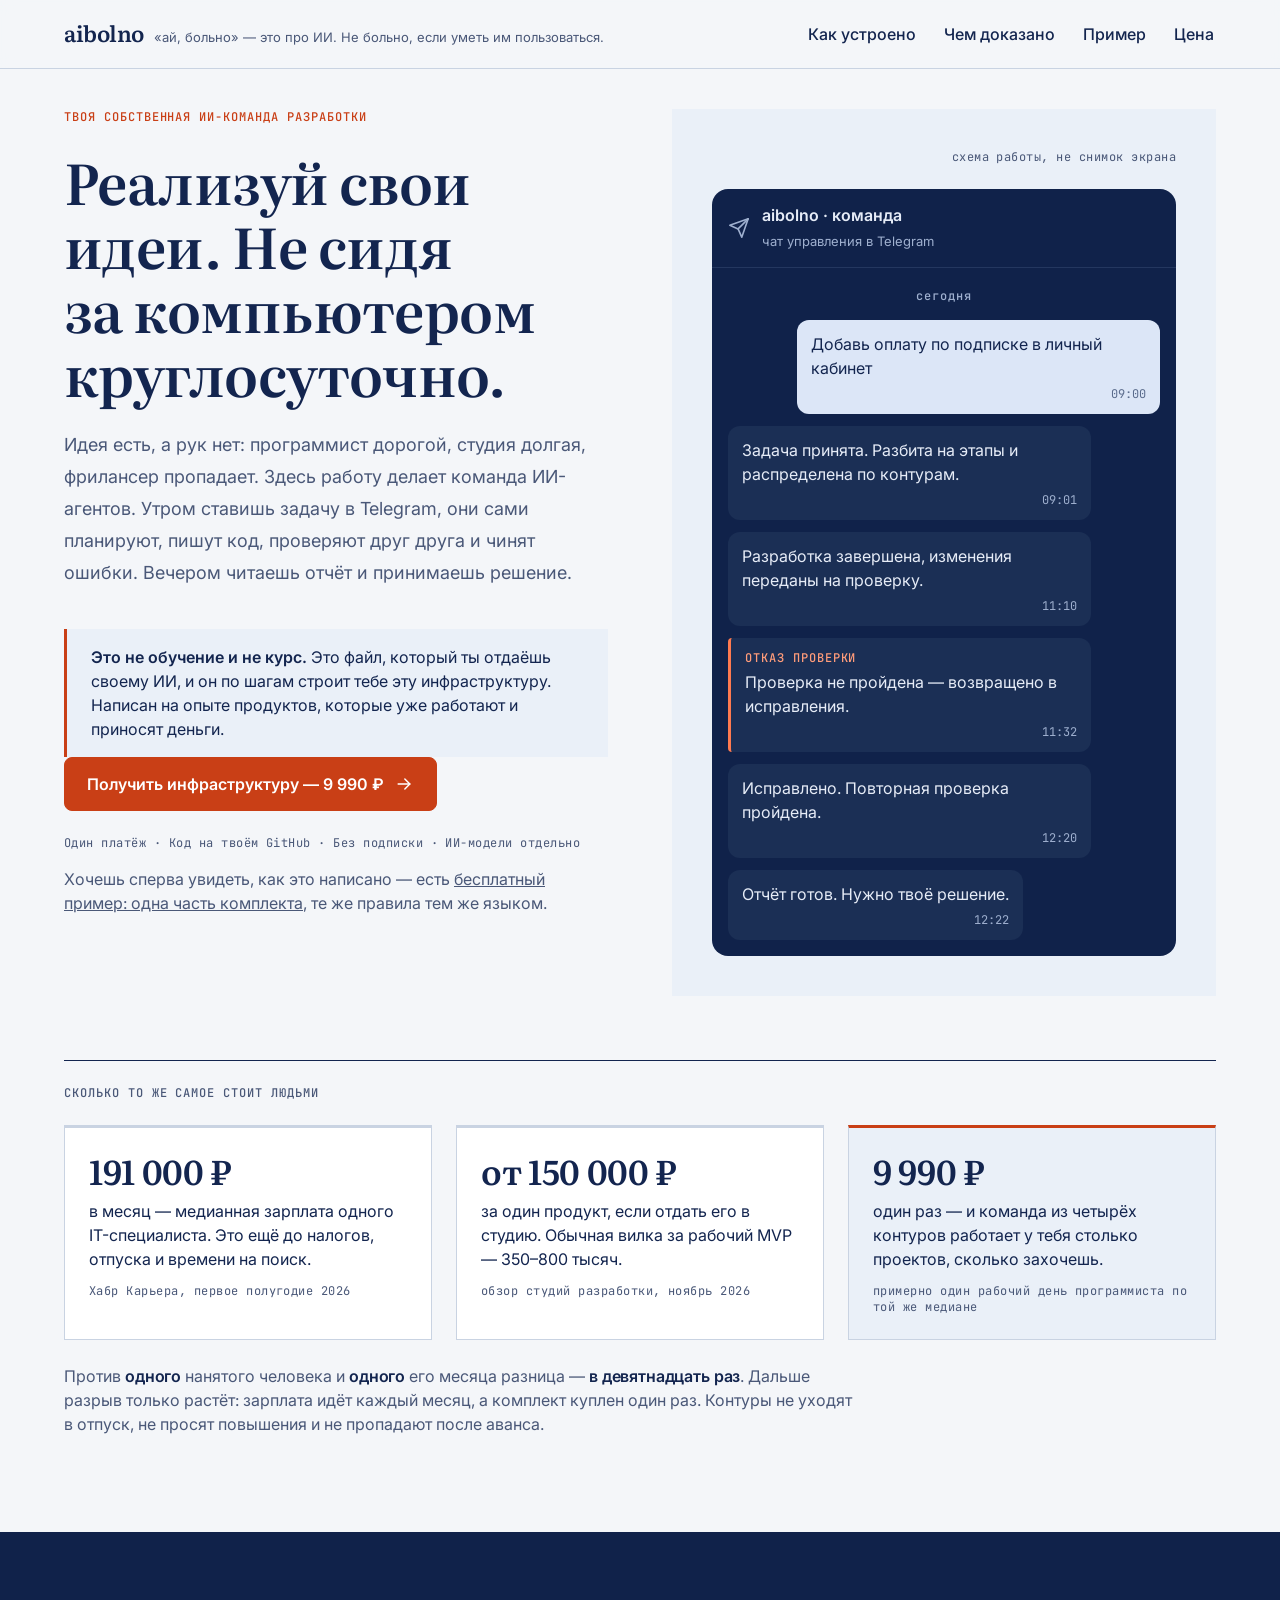
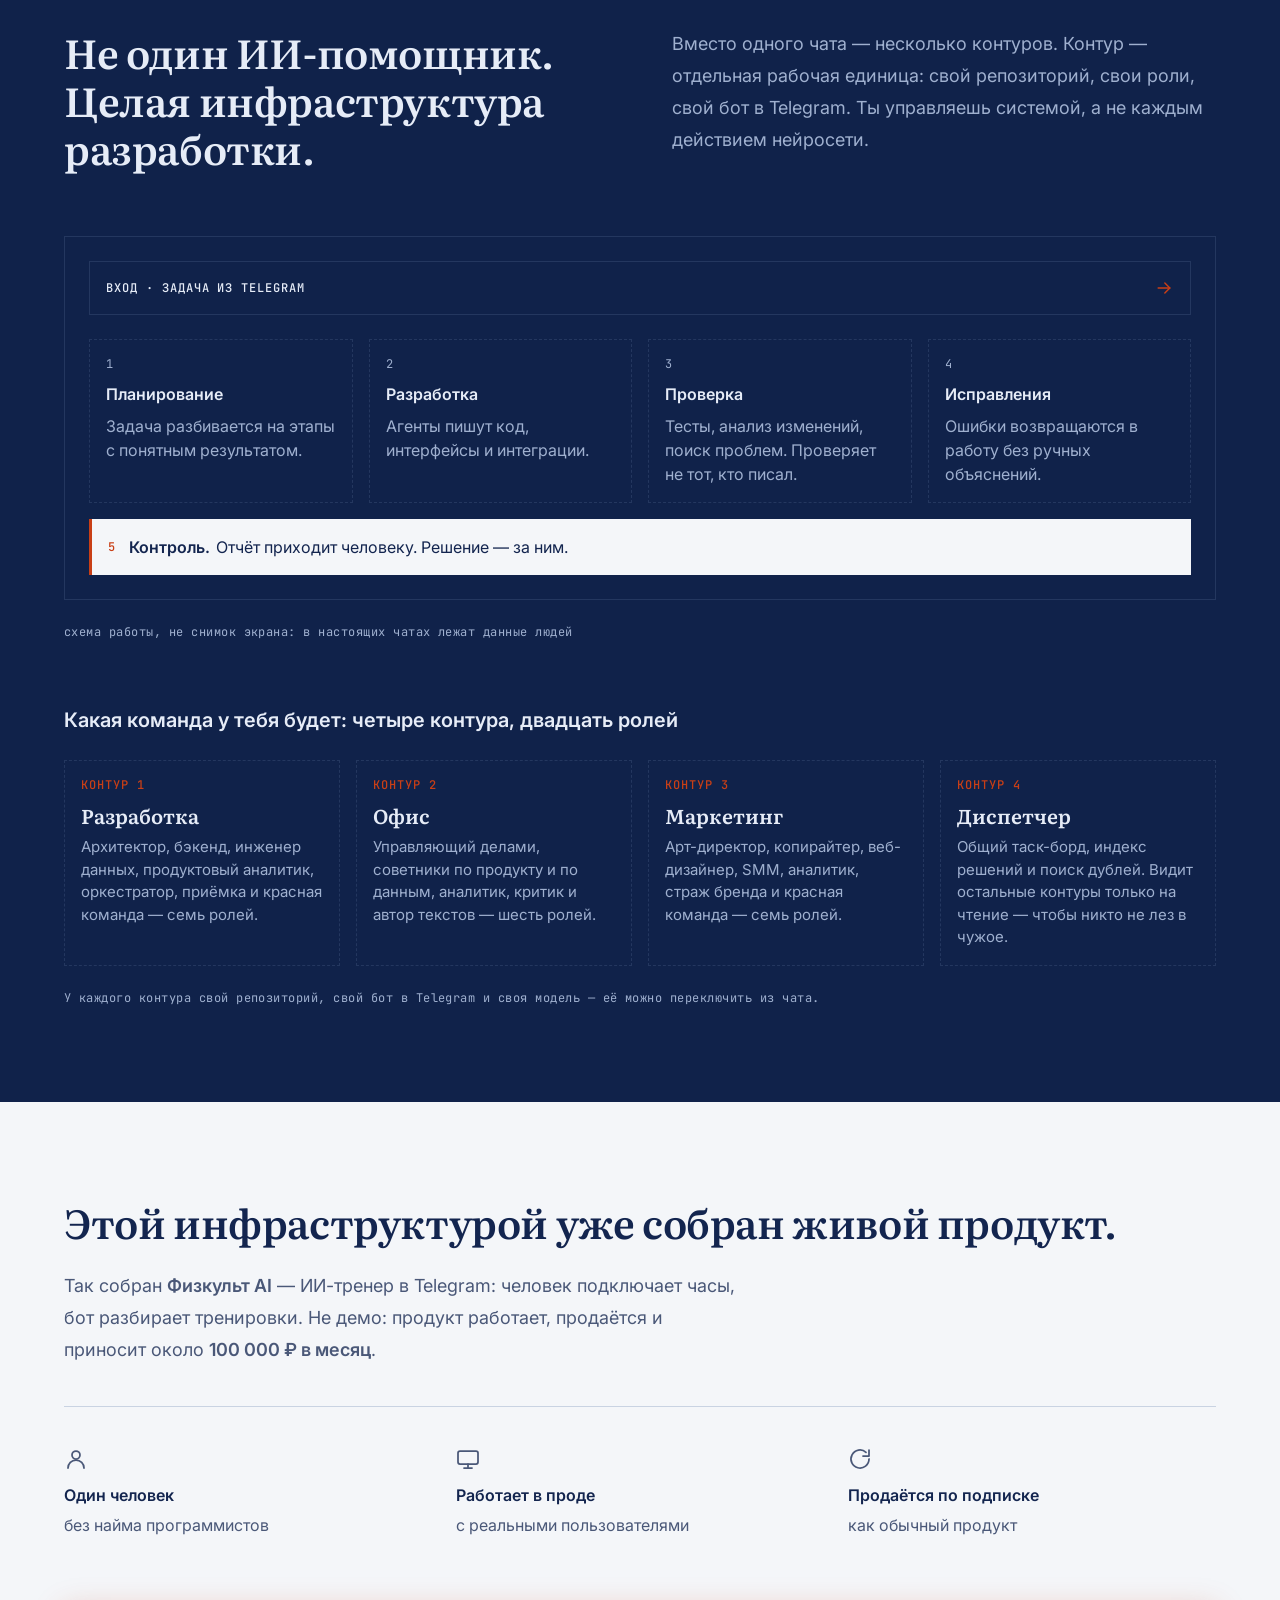
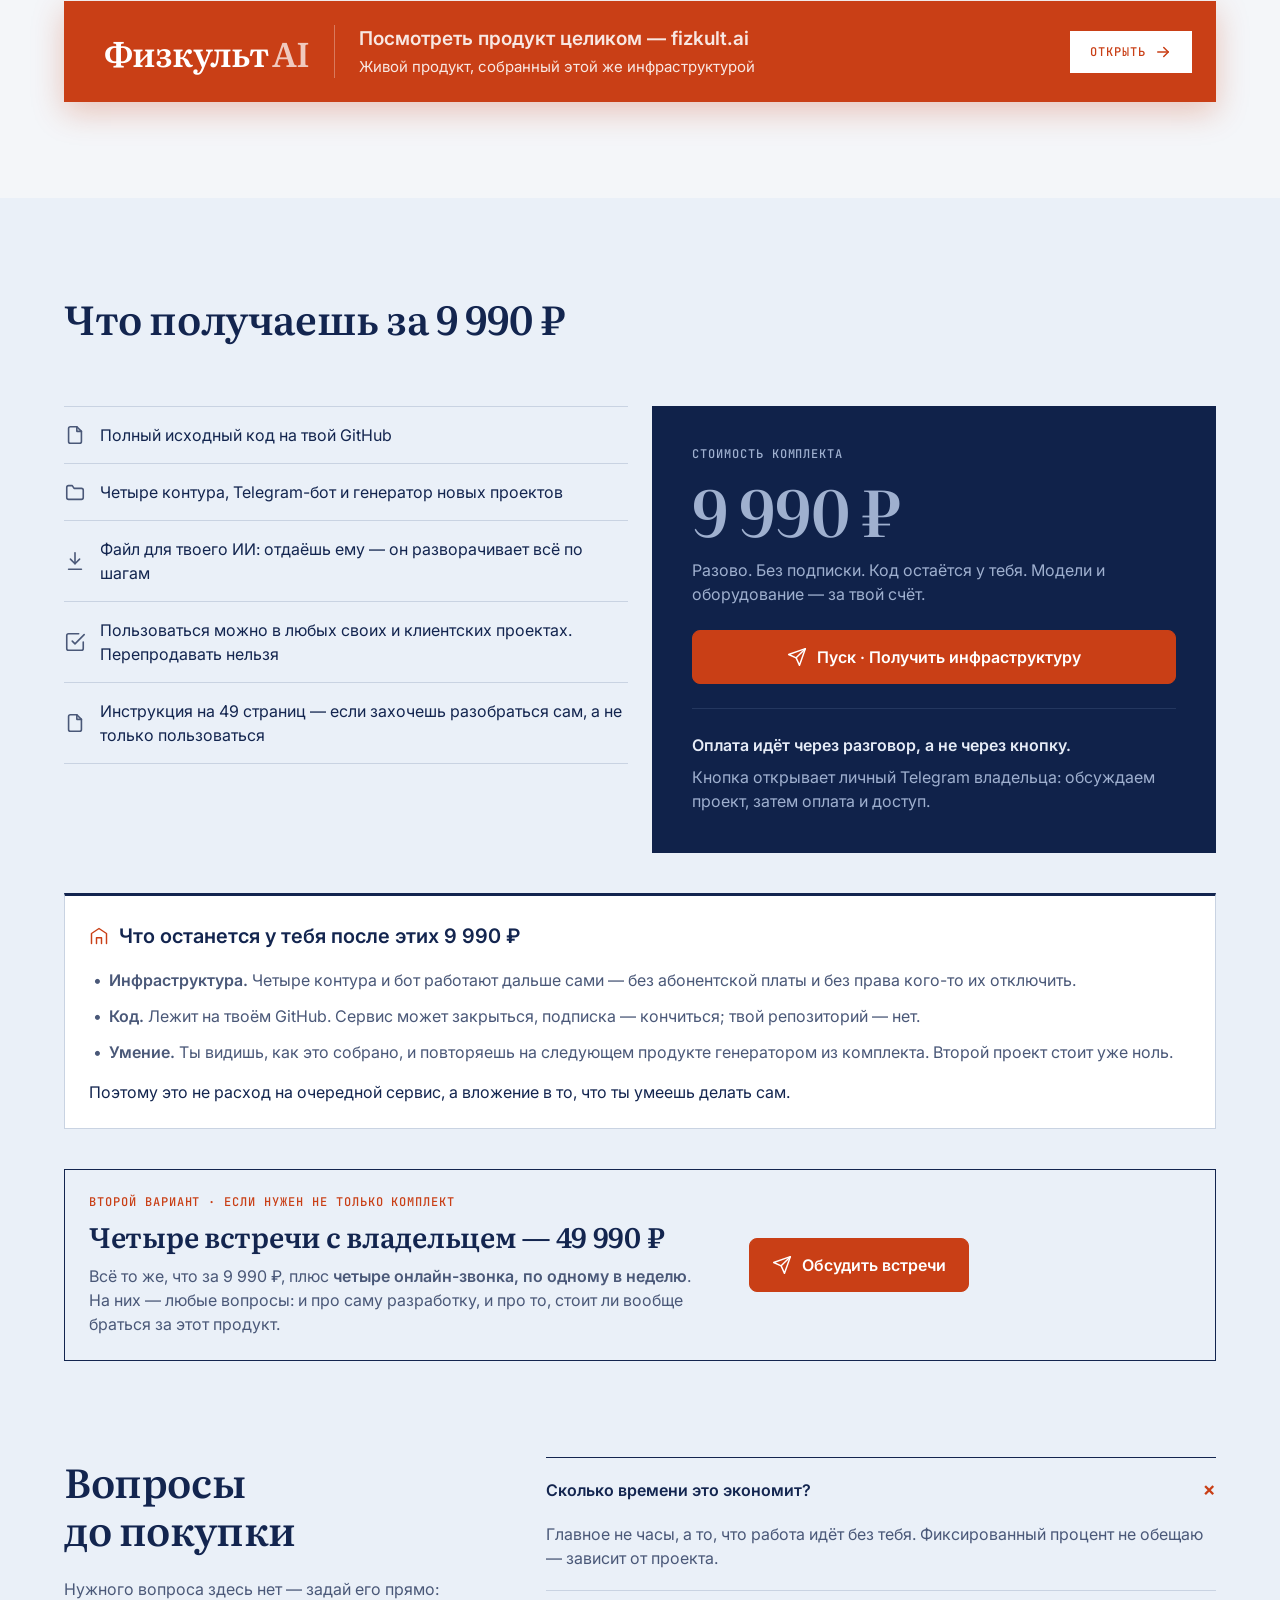
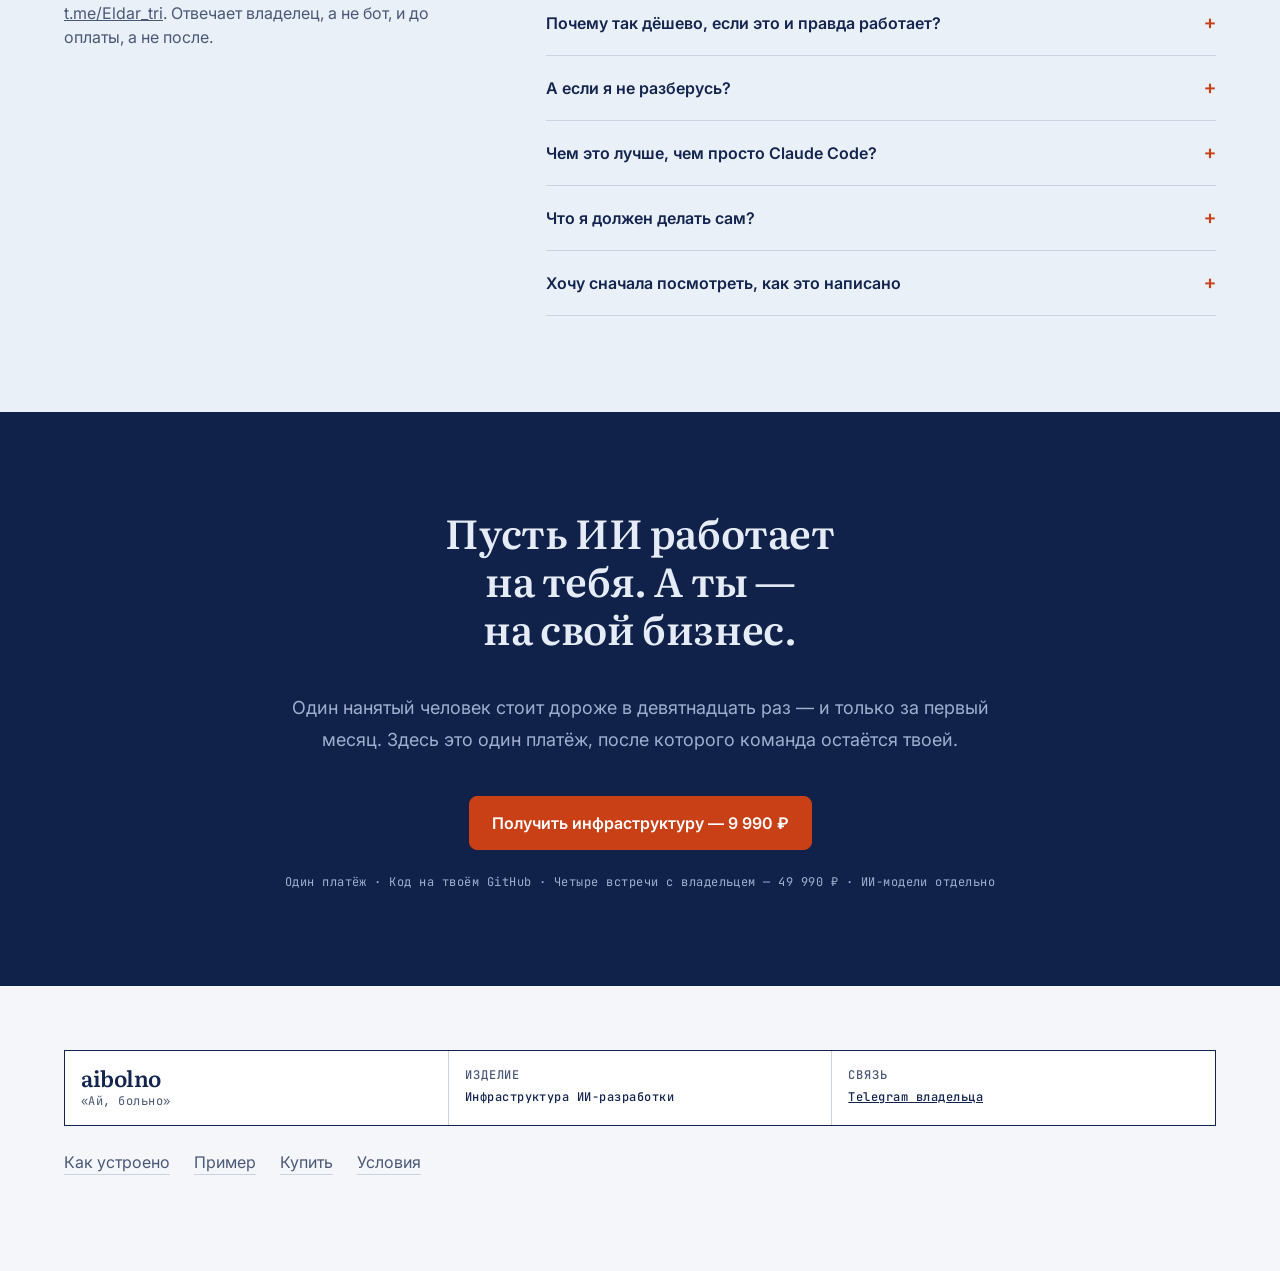
<file: index.html>
<!DOCTYPE html>
<html lang="ru">
<head>
<meta charset="utf-8">
<meta name="viewport" content="width=device-width, initial-scale=1">
<title>aibolno — инфраструктура ИИ-разработки и команда ИИ-агентов</title>
<meta name="description" content="Реализуй свои идеи, не сидя за компьютером круглосуточно. Ставишь задачу в Telegram — ИИ-агенты планируют, пишут код, проверяют друг друга и присылают отчёт. Исходный код, один платёж — 9 990 ₽.">
<meta name="theme-color" content="#F4F6F9" media="(prefers-color-scheme: light)">
<meta name="theme-color" content="#0B1530" media="(prefers-color-scheme: dark)">
<meta property="og:title" content="Реализуй свои идеи. Не сидя за компьютером круглосуточно.">
<meta property="og:description" content="Задача уходит в Telegram, агенты работают сами, тебе приходит отчёт. Собственная инфраструктура ИИ-разработки, один платёж — 9 990 ₽.">
<meta property="og:type" content="website">
<meta property="og:url" content="https://aibolno.ru/">
<meta property="og:locale" content="ru_RU">
<link rel="icon" href="favicon.svg" type="image/svg+xml">
<link rel="preconnect" href="https://fonts.googleapis.com">
<link rel="preconnect" href="https://fonts.gstatic.com" crossorigin>
<link href="https://fonts.googleapis.com/css2?family=Inter:wght@400;500;600&family=Literata:opsz,wght@7..72,400;7..72,600&family=JetBrains+Mono:wght@400;500&display=swap" rel="stylesheet">
<link rel="stylesheet" href="design/tokens.css">
<link rel="stylesheet" href="styles.css">
<!-- Yandex.Metrika counter -->
<script type="text/javascript">
    (function(m,e,t,r,i,k,a){
        m[i]=m[i]||function(){(m[i].a=m[i].a||[]).push(arguments)};
        m[i].l=1*new Date();
        for (var j = 0; j < document.scripts.length; j++) {if (document.scripts[j].src === r) { return; }}
        k=e.createElement(t),a=e.getElementsByTagName(t)[0],k.async=1,k.src=r,a.parentNode.insertBefore(k,a)
    })(window, document,'script','https://mc.yandex.ru/metrika/tag.js?id=114508606', 'ym');

    ym(114508606, 'init', {ssr:true, webvisor:true, clickmap:true, ecommerce:"dataLayer", referrer: document.referrer, url: location.href, accurateTrackBounce:true, trackLinks:true});
</script>
<noscript><div><img src="https://mc.yandex.ru/watch/114508606" style="position:absolute; left:-9999px;" alt="" /></div></noscript>
<!-- /Yandex.Metrika counter -->
</head>
<body>

<header class="top">
  <div class="wrap">
    <a class="wordmark" href="/">aibolno <small>«ай, больно» — это про ИИ. Не больно, если уметь им пользоваться.</small></a>
    <nav>
      <a href="#ustroystvo">Как устроено</a>
      <a href="#dokazano">Чем доказано</a>
      <a href="metod.html">Пример</a>
      <a href="#komplekt">Цена</a>
    </nav>
  </div>
</header>

<main>

<!-- ЛИСТ 1 -->
<section class="sheet hero">
  <div class="wrap">

    <div class="hero__grid">
      <div>
        <p class="eyebrow">Твоя собственная ИИ-команда разработки</p>
        <h1>Реализуй свои идеи. Не&nbsp;сидя за&nbsp;компьютером круглосуточно.</h1>
        <p class="lead">Идея есть, а рук нет: программист дорогой, студия долгая, фрилансер пропадает. Здесь работу делает команда ИИ-агентов. Утром ставишь задачу в Telegram, они сами планируют, пишут код, проверяют друг друга и чинят ошибки. Вечером читаешь отчёт и принимаешь решение.</p>
        <p class="claim"><b>Это не обучение и не курс.</b> Это файл, который ты отдаёшь своему ИИ, и он по шагам строит тебе эту инфраструктуру. Написан на опыте продуктов, которые уже работают и приносят деньги.</p>
        <div class="btns">
          <a class="btn btn--accent" href="oplata.html">Получить инфраструктуру — 9&nbsp;990&nbsp;₽
            <svg viewBox="0 0 24 24" fill="none" stroke="currentColor" stroke-width="1.75" stroke-linecap="round" stroke-linejoin="round" aria-hidden="true"><path d="M5 12h14"/><path d="m13 6 6 6-6 6"/></svg></a>
        </div>
        <p class="hero__fine">Один платёж · Код на твоём GitHub · Без подписки · ИИ-модели отдельно</p>
        <p class="note" style="margin-top:var(--space-2)">Хочешь сперва увидеть, как это написано — есть <a href="metod.html">бесплатный пример: одна часть комплекта</a>, те же правила тем же языком.</p>
      </div>

      <div class="hero__panel">
        <p class="hero__panel-note">схема работы, не снимок экрана</p>
        <div class="win">
          <div class="win__bar">
            <svg viewBox="0 0 24 24" fill="none" stroke="currentColor" stroke-width="1.75" stroke-linecap="round" stroke-linejoin="round" aria-hidden="true"><path d="m22 2-7 20-4-9-9-4Z"/><path d="M22 2 11 13"/></svg>
            <span class="win__who"><b>aibolno · команда</b><span>чат управления в Telegram</span></span>
          </div>
          <div class="win__body">
            <p class="win__day">сегодня</p>
            <div class="msg msg--out">Добавь оплату по подписке в личный кабинет<time>09:00</time></div>
            <div class="msg">Задача принята. Разбита на этапы и распределена по контурам.<time>09:01</time></div>
            <div class="msg">Разработка завершена, изменения переданы на проверку.<time>11:10</time></div>
            <div class="msg msg--fail"><b>Отказ проверки</b>Проверка не пройдена — возвращено в исправления.<time>11:32</time></div>
            <div class="msg">Исправлено. Повторная проверка пройдена.<time>12:20</time></div>
            <div class="msg">Отчёт готов. Нужно твоё решение.<time>12:22</time></div>
          </div>
        </div>
      </div>
    </div>

    <div class="vs">
      <p class="vs__head">Сколько то же самое стоит людьми</p>
      <div class="vs__grid">
        <div>
          <b>191 000 ₽</b>
          <span>в месяц — медианная зарплата одного IT-специалиста. Это ещё до налогов, отпуска и времени на поиск.</span>
          <i>Хабр Карьера, первое полугодие 2026</i>
        </div>
        <div>
          <b>от 150 000 ₽</b>
          <span>за один продукт, если отдать его в студию. Обычная вилка за рабочий MVP — 350–800 тысяч.</span>
          <i>обзор студий разработки, ноябрь 2026</i>
        </div>
        <div class="vs__ours">
          <b>9 990 ₽</b>
          <span>один раз — и команда из четырёх контуров работает у тебя столько проектов, сколько захочешь.</span>
          <i>примерно один рабочий день программиста по той же медиане</i>
        </div>
      </div>
      <p class="vs__note">Против <b>одного</b> нанятого человека и <b>одного</b> его месяца разница — <b>в девятнадцать раз</b>. Дальше разрыв только растёт: зарплата идёт каждый месяц, а комплект куплен один раз. Контуры не уходят в отпуск, не просят повышения и не пропадают после аванса.</p>
    </div>
  </div>
</section>

<!-- ЛИСТ 2 -->
<section class="sheet sheet--plate" id="ustroystvo">
  <div class="wrap">
    <div class="split">
      <h2>Не один ИИ-помощник. Целая инфраструктура разработки.</h2>
      <p class="lead">Вместо одного чата — несколько контуров. Контур — отдельная рабочая единица: свой репозиторий, свои роли, свой бот в Telegram. Ты управляешь системой, а не каждым действием нейросети.</p>
    </div>

    <div class="flow" style="margin-top:var(--space-5)">
      <p class="flow__in"><span>Вход · задача из Telegram</span>
        <svg viewBox="0 0 24 24" fill="none" stroke="currentColor" stroke-width="1.75" stroke-linecap="round" stroke-linejoin="round" aria-hidden="true"><path d="M5 12h14"/><path d="m13 6 6 6-6 6"/></svg></p>
      <ul class="flow__steps">
        <li><i>1</i><b>Планирование</b><p>Задача разбивается на этапы с понятным результатом.</p></li>
        <li><i>2</i><b>Разработка</b><p>Агенты пишут код, интерфейсы и интеграции.</p></li>
        <li><i>3</i><b>Проверка</b><p>Тесты, анализ изменений, поиск проблем. Проверяет не тот, кто писал.</p></li>
        <li><i>4</i><b>Исправления</b><p>Ошибки возвращаются в работу без ручных объяснений.</p></li>
      </ul>
      <p class="flow__out"><i>5</i><span><b>Контроль.</b>Отчёт приходит человеку. Решение — за ним.</span></p>
    </div>
    <p class="caption">схема работы, не снимок экрана: в настоящих чатах лежат данные людей</p>

    <h3 class="subhead">Какая команда у тебя будет: четыре контура, двадцать ролей</h3>
    <div class="crew">
      <div>
        <p class="crew__n">Контур 1</p>
        <b>Разработка</b>
        <p>Архитектор, бэкенд, инженер данных, продуктовый аналитик, оркестратор, приёмка и красная команда — семь ролей.</p>
      </div>
      <div>
        <p class="crew__n">Контур 2</p>
        <b>Офис</b>
        <p>Управляющий делами, советники по продукту и по данным, аналитик, критик и автор текстов — шесть ролей.</p>
      </div>
      <div>
        <p class="crew__n">Контур 3</p>
        <b>Маркетинг</b>
        <p>Арт-директор, копирайтер, веб-дизайнер, SMM, аналитик, страж бренда и красная команда — семь ролей.</p>
      </div>
      <div>
        <p class="crew__n">Контур 4</p>
        <b>Диспетчер</b>
        <p>Общий таск-борд, индекс решений и поиск дублей. Видит остальные контуры только на чтение — чтобы никто не лез в чужое.</p>
      </div>
    </div>
    <p class="caption">У каждого контура свой репозиторий, свой бот в Telegram и своя модель — её можно переключить из чата.</p>
  </div>
</section>

<!-- ЛИСТ 3 -->
<section class="sheet" id="dokazano">
  <div class="wrap">
    <h2>Этой инфраструктурой уже собран живой продукт.</h2>
    <p class="lead" style="margin-top:var(--space-3)">Так собран <b>Физкульт&nbsp;AI</b> — ИИ-тренер в Telegram: человек подключает часы, бот разбирает тренировки. Не демо: продукт работает, продаётся и приносит около <b>100&nbsp;000&nbsp;₽ в месяц</b>.</p>
    <div class="marks">
      <div>
        <svg viewBox="0 0 24 24" fill="none" stroke="currentColor" stroke-width="1.75" stroke-linecap="round" stroke-linejoin="round" aria-hidden="true"><circle cx="12" cy="8" r="4"/><path d="M4 21a8 8 0 0 1 16 0"/></svg>
        <b>Один человек</b><span>без найма программистов</span>
      </div>
      <div>
        <svg viewBox="0 0 24 24" fill="none" stroke="currentColor" stroke-width="1.75" stroke-linecap="round" stroke-linejoin="round" aria-hidden="true"><rect x="2" y="4" width="20" height="13" rx="2"/><path d="M8 21h8"/><path d="M12 17v4"/></svg>
        <b>Работает в проде</b><span>с реальными пользователями</span>
      </div>
      <div>
        <svg viewBox="0 0 24 24" fill="none" stroke="currentColor" stroke-width="1.75" stroke-linecap="round" stroke-linejoin="round" aria-hidden="true"><path d="M21 12a9 9 0 1 1-3-6.7"/><path d="M21 3v6h-6"/></svg>
        <b>Продаётся по подписке</b><span>как обычный продукт</span>
      </div>
    </div>

    <a class="plug" href="https://fizkult.ai" target="_blank" rel="noopener">
      <span class="plug__mark">Физкульт<i>AI</i></span>
      <span class="plug__txt"><b>Посмотреть продукт целиком — fizkult.ai</b>Живой продукт, собранный этой же инфраструктурой</span>
      <span class="plug__go">Открыть
        <svg viewBox="0 0 24 24" fill="none" stroke="currentColor" stroke-width="2" stroke-linecap="round" stroke-linejoin="round" aria-hidden="true"><path d="M5 12h14"/><path d="m13 6 6 6-6 6"/></svg>
      </span>
    </a>
  </div>
</section>

<!-- ЛИСТ 4 -->
<section class="sheet sheet--soft" id="komplekt">
  <div class="wrap">
    <h2 style="margin-bottom:var(--space-5)">Что получаешь за 9&nbsp;990&nbsp;₽</h2>

    <div class="spec">
      <ul class="free__list">
        <li><svg viewBox="0 0 24 24" fill="none" stroke="currentColor" stroke-width="1.75" stroke-linecap="round" stroke-linejoin="round" aria-hidden="true"><path d="M14 3H7a2 2 0 0 0-2 2v14a2 2 0 0 0 2 2h10a2 2 0 0 0 2-2V8Z"/><path d="M14 3v5h5"/></svg>Полный исходный код на твой GitHub</li>
        <li><svg viewBox="0 0 24 24" fill="none" stroke="currentColor" stroke-width="1.75" stroke-linecap="round" stroke-linejoin="round" aria-hidden="true"><path d="M3 7a2 2 0 0 1 2-2h4l2 3h8a2 2 0 0 1 2 2v8a2 2 0 0 1-2 2H5a2 2 0 0 1-2-2Z"/></svg>Четыре контура, Telegram-бот и генератор новых проектов</li>
        <li><svg viewBox="0 0 24 24" fill="none" stroke="currentColor" stroke-width="1.75" stroke-linecap="round" stroke-linejoin="round" aria-hidden="true"><path d="M12 3v12"/><path d="m7 10 5 5 5-5"/><path d="M5 21h14"/></svg>Файл для твоего ИИ: отдаёшь ему — он разворачивает всё по шагам</li>
        <li><svg viewBox="0 0 24 24" fill="none" stroke="currentColor" stroke-width="1.75" stroke-linecap="round" stroke-linejoin="round" aria-hidden="true"><path d="m9 11 3 3L22 4"/><path d="M21 12v7a2 2 0 0 1-2 2H5a2 2 0 0 1-2-2V5a2 2 0 0 1 2-2h11"/></svg>Пользоваться можно в любых своих и клиентских проектах. Перепродавать нельзя</li>
        <li><svg viewBox="0 0 24 24" fill="none" stroke="currentColor" stroke-width="1.75" stroke-linecap="round" stroke-linejoin="round" aria-hidden="true"><path d="M14 3H7a2 2 0 0 0-2 2v14a2 2 0 0 0 2 2h10a2 2 0 0 0 2-2V8Z"/><path d="M14 3v5h5"/></svg>Инструкция на 49 страниц — если захочешь разобраться сам, а не только пользоваться</li>
      </ul>

      <div class="price">
        <p class="price__label">Стоимость комплекта</p>
        <p class="price__sum">9 990 ₽</p>
        <p>Разово. Без подписки. Код остаётся у тебя. Модели и оборудование — за твой счёт.</p>
        <a class="btn btn--accent" href="oplata.html">
          <svg viewBox="0 0 24 24" fill="none" stroke="currentColor" stroke-width="1.75" stroke-linecap="round" stroke-linejoin="round" aria-hidden="true"><path d="m22 2-7 20-4-9-9-4Z"/><path d="M22 2 11 13"/></svg>
          Пуск · Получить инфраструктуру</a>
        <div class="price__how">
          <b>Оплата идёт через разговор, а не через кнопку.</b>
          <p>Кнопка открывает личный Telegram владельца: обсуждаем проект, затем оплата и доступ.</p>
        </div>
      </div>
    </div>

    <div class="box" style="margin-top:var(--space-4)">
      <h3><svg viewBox="0 0 24 24" fill="none" stroke="currentColor" stroke-width="1.75" stroke-linecap="round" stroke-linejoin="round" aria-hidden="true"><path d="M3 21V9l9-6 9 6v12"/><path d="M9 21v-7h6v7"/></svg>Что останется у тебя после этих 9&nbsp;990&nbsp;₽</h3>
      <ul>
        <li><b>Инфраструктура.</b> Четыре контура и бот работают дальше сами — без абонентской платы и без права кого-то их отключить.</li>
        <li><b>Код.</b> Лежит на твоём GitHub. Сервис может закрыться, подписка — кончиться; твой репозиторий — нет.</li>
        <li><b>Умение.</b> Ты видишь, как это собрано, и повторяешь на следующем продукте генератором из комплекта. Второй проект стоит уже ноль.</li>
      </ul>
      <p style="margin-top:var(--space-2)">Поэтому это не расход на очередной сервис, а вложение в то, что ты умеешь делать сам.</p>
    </div>

    <div class="tier">
      <div>
        <p class="tier__n">Второй вариант · если нужен не только комплект</p>
        <h3>Четыре встречи с владельцем — 49&nbsp;990&nbsp;₽</h3>
        <p>Всё то же, что за 9&nbsp;990&nbsp;₽, плюс <b>четыре онлайн-звонка, по одному в неделю</b>. На них — любые вопросы: и про саму разработку, и про то, стоит ли вообще браться за этот продукт.</p>
      </div>
      <a class="btn btn--accent" href="https://t.me/Eldar_tri">
        <svg viewBox="0 0 24 24" fill="none" stroke="currentColor" stroke-width="1.75" stroke-linecap="round" stroke-linejoin="round" aria-hidden="true"><path d="m22 2-7 20-4-9-9-4Z"/><path d="M22 2 11 13"/></svg>
        Обсудить встречи</a>
    </div>

    <div class="faq">
      <div>
        <h2>Вопросы до покупки</h2>
        <p class="note" style="margin-top:var(--space-3)">Нужного вопроса здесь нет — задай его прямо: <a href="https://t.me/Eldar_tri">t.me/Eldar_tri</a>. Отвечает владелец, а не бот, и до оплаты, а не после.</p>
      </div>
      <div class="faq__list">
        <details open>
          <summary>Сколько времени это экономит?</summary>
          <p>Главное не часы, а то, что работа идёт без тебя. Фиксированный процент не обещаю — зависит от проекта.</p>
        </details>
        <details>
          <summary>Почему так дёшево, если это и правда работает?</summary>
          <p>Потому что комплект копируется без моего участия: один раз написан — отдаётся сколько угодно раз. Дорого стоит живое время, и оно продаётся отдельно — это второй вариант, четыре встречи за 49 990 ₽. Сама инфраструктура в обоих случаях одна и та же.</p>
        </details>
        <details>
          <summary>А если я не разберусь?</summary>
          <p>Разворачивает не человек, а твой же ИИ: отдаёшь ему файл из комплекта, и он идёт по шагам. Инструкция на 49 страниц — на случай, когда хочется понять, а не просто запустить. Встанешь — пиши в личку. Нужен живой разбор — это те самые четыре встречи.</p>
        </details>
        <details>
          <summary>Чем это лучше, чем просто Claude Code?</summary>
          <p>Claude Code — один исполнитель, которым управляешь вручную. Здесь их несколько, и они проверяют друг друга.</p>
        </details>
        <details>
          <summary>Что я должен делать сам?</summary>
          <p>Развернуть систему по инструкции — это не один клик. Оплачивать модели. Принимать решения: полной автономности здесь нет.</p>
        </details>
        <details>
          <summary>Хочу сначала посмотреть, как это написано</summary>
          <p>Есть <a href="metod.html">бесплатный пример</a> — одна часть комплекта, правила работы. Инфраструктуры в нём нет, но видно язык и подход. Вопросы — <a href="https://t.me/Eldar_tri">t.me/Eldar_tri</a>.</p>
        </details>
      </div>
    </div>
  </div>
</section>

<section class="final">
  <div class="wrap">
    <h2>Пусть ИИ работает на тебя. А ты — на свой бизнес.</h2>
    <p class="lead" style="margin:0 auto var(--space-4); max-width:64ch">Один нанятый человек стоит дороже в девятнадцать раз — и только за первый месяц. Здесь это один платёж, после которого команда остаётся твоей.</p>
    <div class="btns">
      <a class="btn btn--accent" href="oplata.html">Получить инфраструктуру — 9&nbsp;990&nbsp;₽</a>
    </div>
    <p class="final__fine">Один платёж · Код на твоём GitHub · Четыре встречи с владельцем — 49&nbsp;990&nbsp;₽ · ИИ-модели отдельно</p>
  </div>
</section>

</main>

<footer>
  <div class="wrap">
    <div class="stampline">
      <div>
        <span class="wordmark">aibolno</span>
        <small>«Ай, больно»</small>
      </div>
      <div><dt>Изделие</dt><dd>Инфраструктура ИИ-разработки</dd></div>
      <div><dt>Связь</dt><dd><a href="https://t.me/Eldar_tri">Telegram владельца</a></dd></div>
    </div>
    <nav class="footlinks">
      <a href="#ustroystvo">Как устроено</a>
      <a href="metod.html">Пример</a>
      <a href="oplata.html">Купить</a>
      <a href="oplata.html#usloviya">Условия</a>
    </nav>
  </div>
</footer>

</body>
</html>
</file>
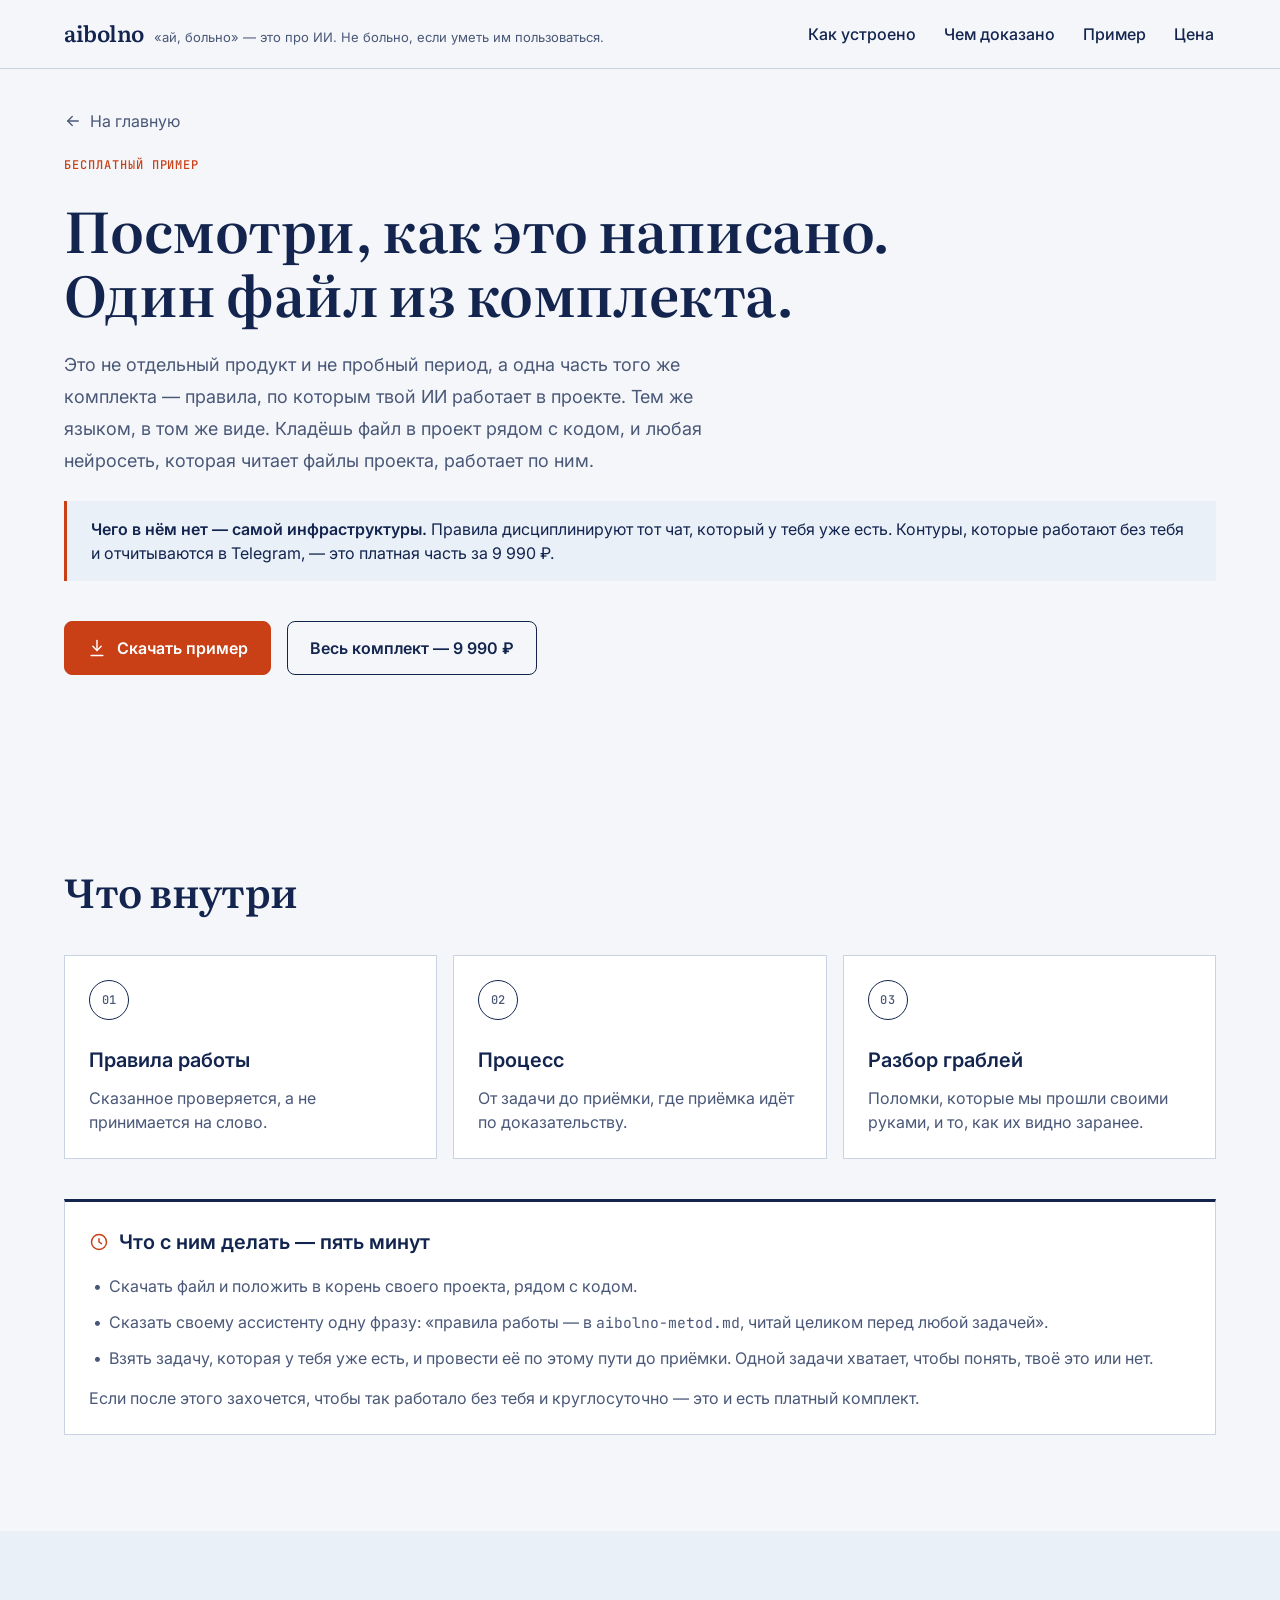
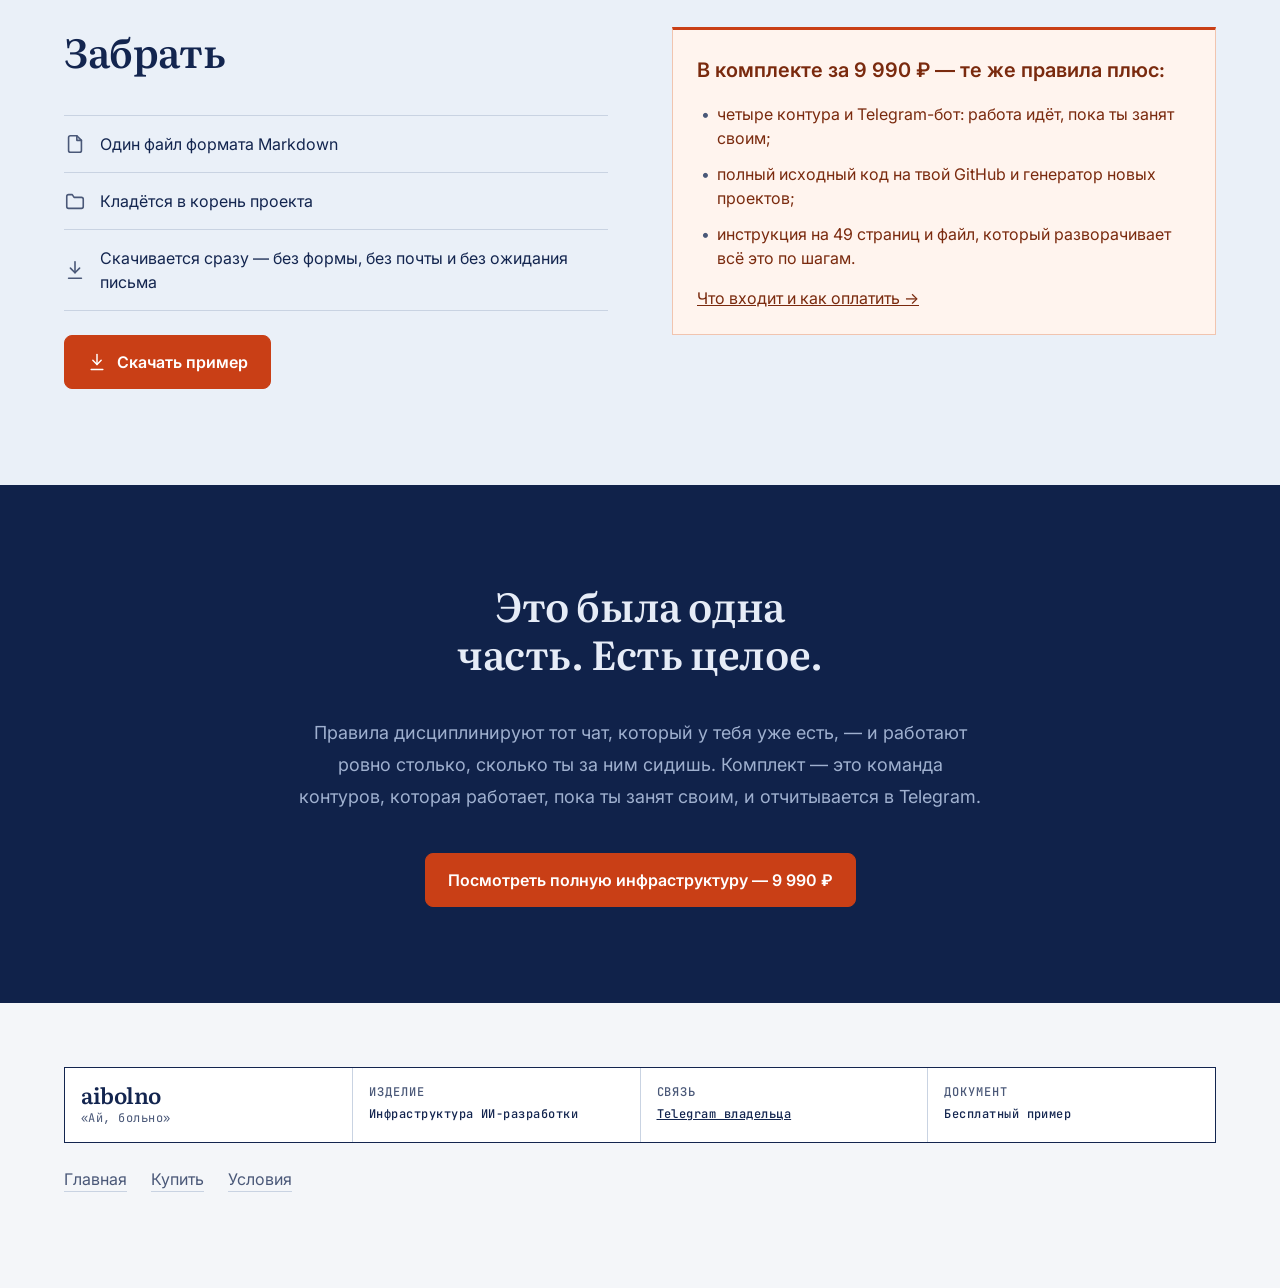
<file: metod.html>
<!DOCTYPE html>
<html lang="ru">
<head>
<meta charset="utf-8">
<meta name="viewport" content="width=device-width, initial-scale=1">
<title>Бесплатный пример — одна часть комплекта aibolno.ru</title>
<meta name="description" content="Бесплатный пример: одна часть платного комплекта — правила, по которым твой ИИ работает в проекте. Кладёшь файл в проект, работает сразу. Сама инфраструктура — в комплекте за 9 990 ₽.">
<meta name="theme-color" content="#F4F6F9" media="(prefers-color-scheme: light)">
<meta name="theme-color" content="#0B1530" media="(prefers-color-scheme: dark)">
<link rel="icon" href="favicon.svg" type="image/svg+xml">
<link rel="preconnect" href="https://fonts.googleapis.com">
<link rel="preconnect" href="https://fonts.gstatic.com" crossorigin>
<link href="https://fonts.googleapis.com/css2?family=Inter:wght@400;500;600&family=Literata:opsz,wght@7..72,400;7..72,600&family=JetBrains+Mono:wght@400;500&display=swap" rel="stylesheet">
<link rel="stylesheet" href="design/tokens.css">
<link rel="stylesheet" href="styles.css">
<!-- Yandex.Metrika counter -->
<script type="text/javascript">
    (function(m,e,t,r,i,k,a){
        m[i]=m[i]||function(){(m[i].a=m[i].a||[]).push(arguments)};
        m[i].l=1*new Date();
        for (var j = 0; j < document.scripts.length; j++) {if (document.scripts[j].src === r) { return; }}
        k=e.createElement(t),a=e.getElementsByTagName(t)[0],k.async=1,k.src=r,a.parentNode.insertBefore(k,a)
    })(window, document,'script','https://mc.yandex.ru/metrika/tag.js?id=114508606', 'ym');

    ym(114508606, 'init', {ssr:true, webvisor:true, clickmap:true, ecommerce:"dataLayer", referrer: document.referrer, url: location.href, accurateTrackBounce:true, trackLinks:true});
</script>
<noscript><div><img src="https://mc.yandex.ru/watch/114508606" style="position:absolute; left:-9999px;" alt="" /></div></noscript>
<!-- /Yandex.Metrika counter -->
</head>
<body>

<header class="top">
  <div class="wrap">
    <a class="wordmark" href="/">aibolno <small>«ай, больно» — это про ИИ. Не больно, если уметь им пользоваться.</small></a>
    <nav>
      <a href="index.html#ustroystvo">Как устроено</a>
      <a href="index.html#dokazano">Чем доказано</a>
      <a href="metod.html" aria-current="page">Пример</a>
      <a href="oplata.html">Цена</a>
    </nav>
  </div>
</header>

<main>

<section class="sheet">
  <div class="wrap">
    <a class="page__back" href="/">
      <svg viewBox="0 0 24 24" fill="none" stroke="currentColor" stroke-width="1.75" stroke-linecap="round" stroke-linejoin="round" aria-hidden="true"><path d="M5 12h14"/><path d="m13 6 6 6-6 6"/></svg>
      На главную</a>
    <p class="eyebrow">Бесплатный пример</p>
    <h1>Посмотри, как это написано. Один файл из&nbsp;комплекта.</h1>
    <p class="lead" style="margin-top:var(--space-3)">Это не отдельный продукт и не пробный период, а одна часть того же комплекта — правила, по которым твой ИИ работает в проекте. Тем же языком, в том же виде. Кладёшь файл в проект рядом с кодом, и любая нейросеть, которая читает файлы проекта, работает по ним.</p>
    <p class="claim"><b>Чего в нём нет — самой инфраструктуры.</b> Правила дисциплинируют тот чат, который у тебя уже есть. Контуры, которые работают без тебя и отчитываются в Telegram, — это платная часть за 9&nbsp;990&nbsp;₽.</p>
    <div class="btns" style="margin-top:var(--space-4)">
      <a class="btn btn--accent" href="#zabrat">
        <svg viewBox="0 0 24 24" fill="none" stroke="currentColor" stroke-width="1.75" stroke-linecap="round" stroke-linejoin="round" aria-hidden="true"><path d="M12 3v12"/><path d="m7 10 5 5 5-5"/><path d="M5 21h14"/></svg>
        Скачать пример</a>
      <a class="btn btn--ghost" href="oplata.html">Весь комплект — 9&nbsp;990&nbsp;₽</a>
    </div>
  </div>
</section>

<section class="sheet">
  <div class="wrap">
    <h2 style="margin-bottom:var(--space-4)">Что внутри</h2>
    <div class="steps steps--3">
      <article class="step"><p class="step__n">01</p><h3>Правила работы</h3><p>Сказанное проверяется, а не принимается на слово.</p></article>
      <article class="step"><p class="step__n">02</p><h3>Процесс</h3><p>От задачи до приёмки, где приёмка идёт по доказательству.</p></article>
      <article class="step"><p class="step__n">03</p><h3>Разбор граблей</h3><p>Поломки, которые мы прошли своими руками, и то, как их видно заранее.</p></article>
    </div>
    <div class="box" style="margin-top:var(--space-4)">
      <h3><svg viewBox="0 0 24 24" fill="none" stroke="currentColor" stroke-width="1.75" stroke-linecap="round" stroke-linejoin="round" aria-hidden="true"><path d="M12 8v4l3 2"/><circle cx="12" cy="12" r="9"/></svg>Что с ним делать — пять минут</h3>
      <ul>
        <li>Скачать файл и положить в корень своего проекта, рядом с кодом.</li>
        <li>Сказать своему ассистенту одну фразу: «правила работы — в <code>aibolno-metod.md</code>, читай целиком перед любой задачей».</li>
        <li>Взять задачу, которая у тебя уже есть, и провести её по этому пути до приёмки. Одной задачи хватает, чтобы понять, твоё это или нет.</li>
      </ul>
      <p class="note" style="margin-top:var(--space-2)">Если после этого захочется, чтобы так работало без тебя и круглосуточно — это и есть платный комплект.</p>
    </div>
  </div>
</section>

<section class="sheet sheet--soft" id="zabrat">
  <div class="wrap">
    <div class="free">
      <div>
        <h2>Забрать</h2>
        <ul class="free__list" style="margin-top:var(--space-4)">
          <li><svg viewBox="0 0 24 24" fill="none" stroke="currentColor" stroke-width="1.75" stroke-linecap="round" stroke-linejoin="round" aria-hidden="true"><path d="M14 3H7a2 2 0 0 0-2 2v14a2 2 0 0 0 2 2h10a2 2 0 0 0 2-2V8Z"/><path d="M14 3v5h5"/></svg>Один файл формата Markdown</li>
          <li><svg viewBox="0 0 24 24" fill="none" stroke="currentColor" stroke-width="1.75" stroke-linecap="round" stroke-linejoin="round" aria-hidden="true"><path d="M3 7a2 2 0 0 1 2-2h4l2 3h8a2 2 0 0 1 2 2v8a2 2 0 0 1-2 2H5a2 2 0 0 1-2-2Z"/></svg>Кладётся в корень проекта</li>
          <li><svg viewBox="0 0 24 24" fill="none" stroke="currentColor" stroke-width="1.75" stroke-linecap="round" stroke-linejoin="round" aria-hidden="true"><path d="M12 3v12"/><path d="m7 10 5 5 5-5"/><path d="M5 21h14"/></svg>Скачивается сразу — без формы, без почты и без ожидания письма</li>
        </ul>
        <a class="btn btn--accent" href="files/aibolno-metod.md" download>
          <svg viewBox="0 0 24 24" fill="none" stroke="currentColor" stroke-width="1.75" stroke-linecap="round" stroke-linejoin="round" aria-hidden="true"><path d="M12 3v12"/><path d="m7 10 5 5 5-5"/><path d="M5 21h14"/></svg>
          Скачать пример</a>
      </div>
      <div class="box box--warn">
        <h3>В комплекте за 9&nbsp;990&nbsp;₽ — те же правила плюс:</h3>
        <ul>
          <li>четыре контура и Telegram-бот: работа идёт, пока ты занят своим;</li>
          <li>полный исходный код на твой GitHub и генератор новых проектов;</li>
          <li>инструкция на 49 страниц и файл, который разворачивает всё это по шагам.</li>
        </ul>
        <p style="margin-top:var(--space-2)"><a href="oplata.html">Что входит и как оплатить →</a></p>
      </div>
    </div>
  </div>
</section>

<section class="final">
  <div class="wrap">
    <h2>Это была одна часть. Есть целое.</h2>
    <p class="lead" style="margin:0 auto var(--space-4); max-width:62ch">Правила дисциплинируют тот чат, который у тебя уже есть, — и работают ровно столько, сколько ты за ним сидишь. Комплект — это команда контуров, которая работает, пока ты занят своим, и отчитывается в Telegram.</p>
    <div class="btns">
      <a class="btn btn--accent" href="oplata.html">Посмотреть полную инфраструктуру — 9&nbsp;990&nbsp;₽</a>
    </div>
  </div>
</section>

</main>

<footer>
  <div class="wrap">
    <div class="stampline">
      <div>
        <span class="wordmark">aibolno</span>
        <small>«Ай, больно»</small>
      </div>
      <div><dt>Изделие</dt><dd>Инфраструктура ИИ-разработки</dd></div>
      <div><dt>Связь</dt><dd><a href="https://t.me/Eldar_tri">Telegram владельца</a></dd></div>
      <div><dt>Документ</dt><dd>Бесплатный пример</dd></div>
    </div>
    <nav class="footlinks">
      <a href="/">Главная</a>
      <a href="oplata.html">Купить</a>
      <a href="oplata.html#usloviya">Условия</a>
    </nav>
  </div>
</footer>

<script>
(function(){
  var links = document.querySelectorAll('a[href="files/aibolno-metod.md"]');
  for (var i = 0; i < links.length; i++) {
    links[i].addEventListener('click', function(){
      if (typeof ym === 'function') { ym(114508606, 'reachGoal', 'metod_download'); }
    });
  }
})();
</script>

</body>
</html>
</file>
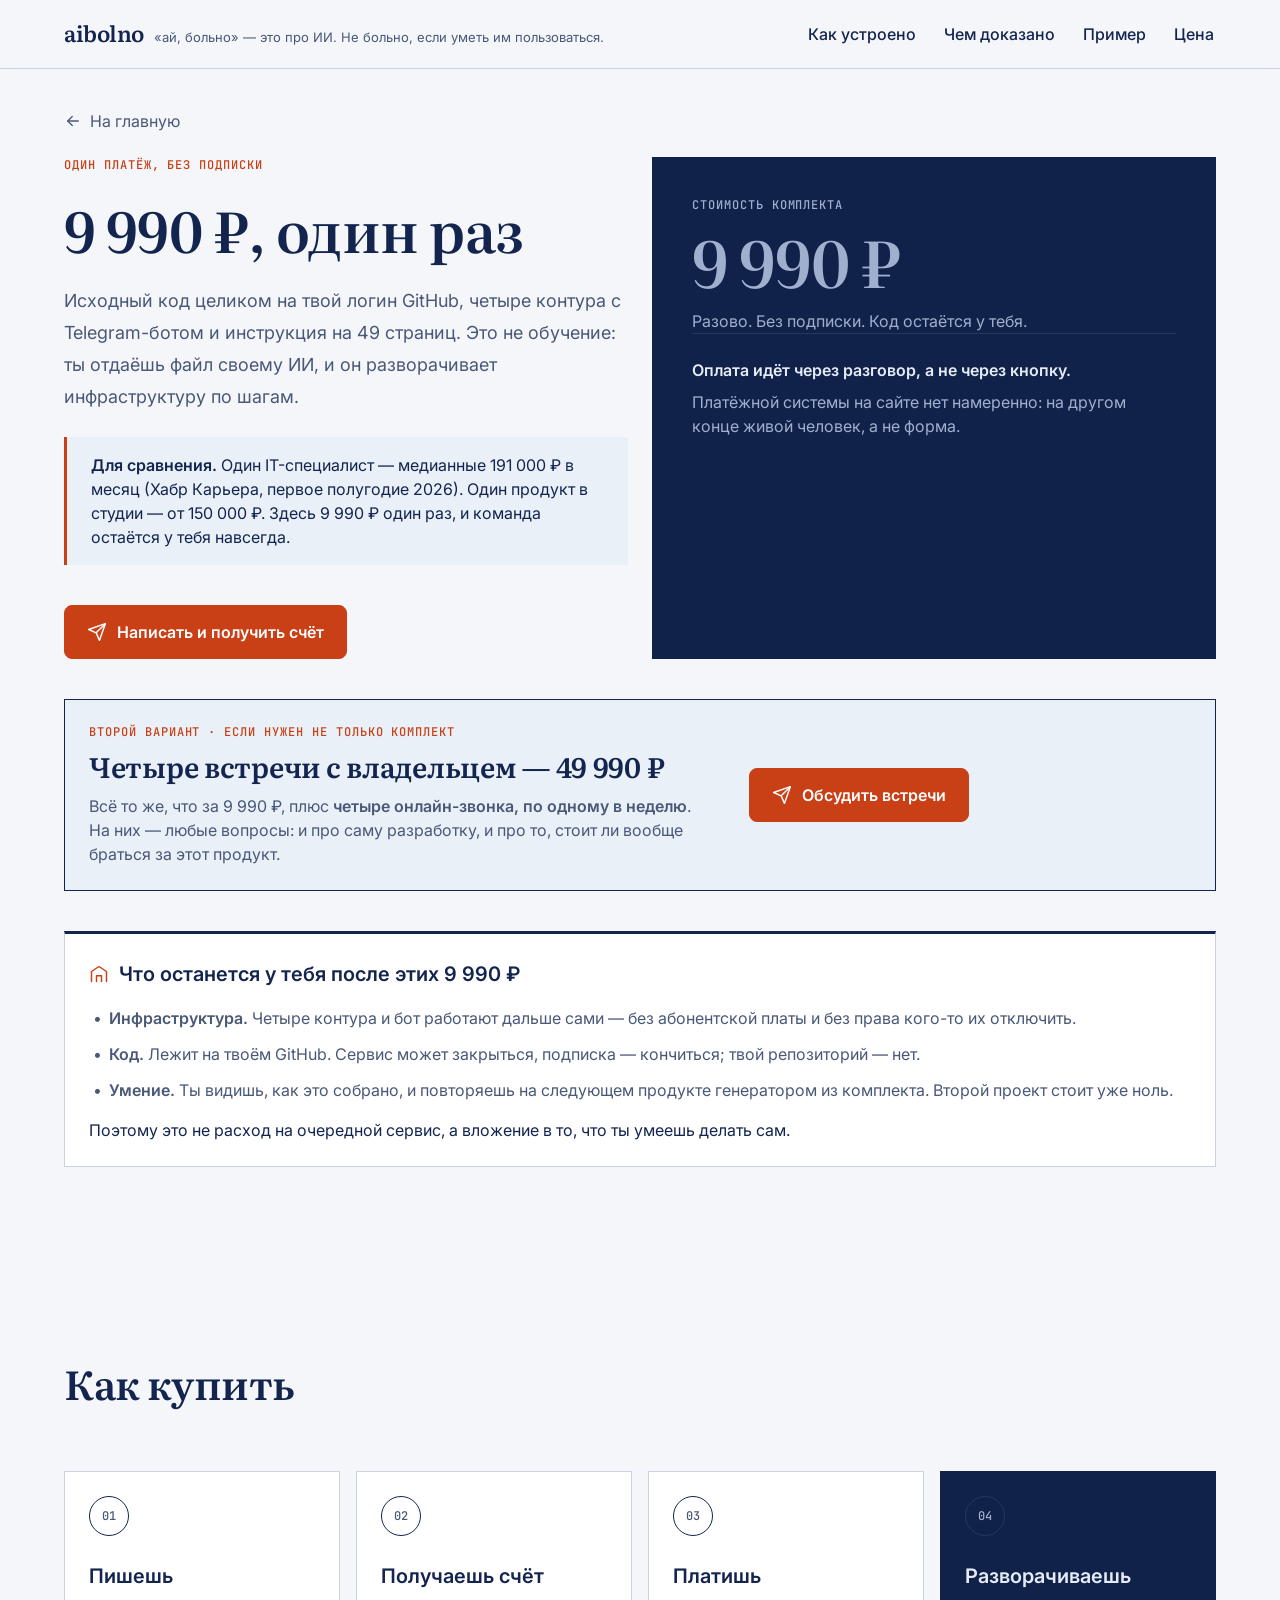
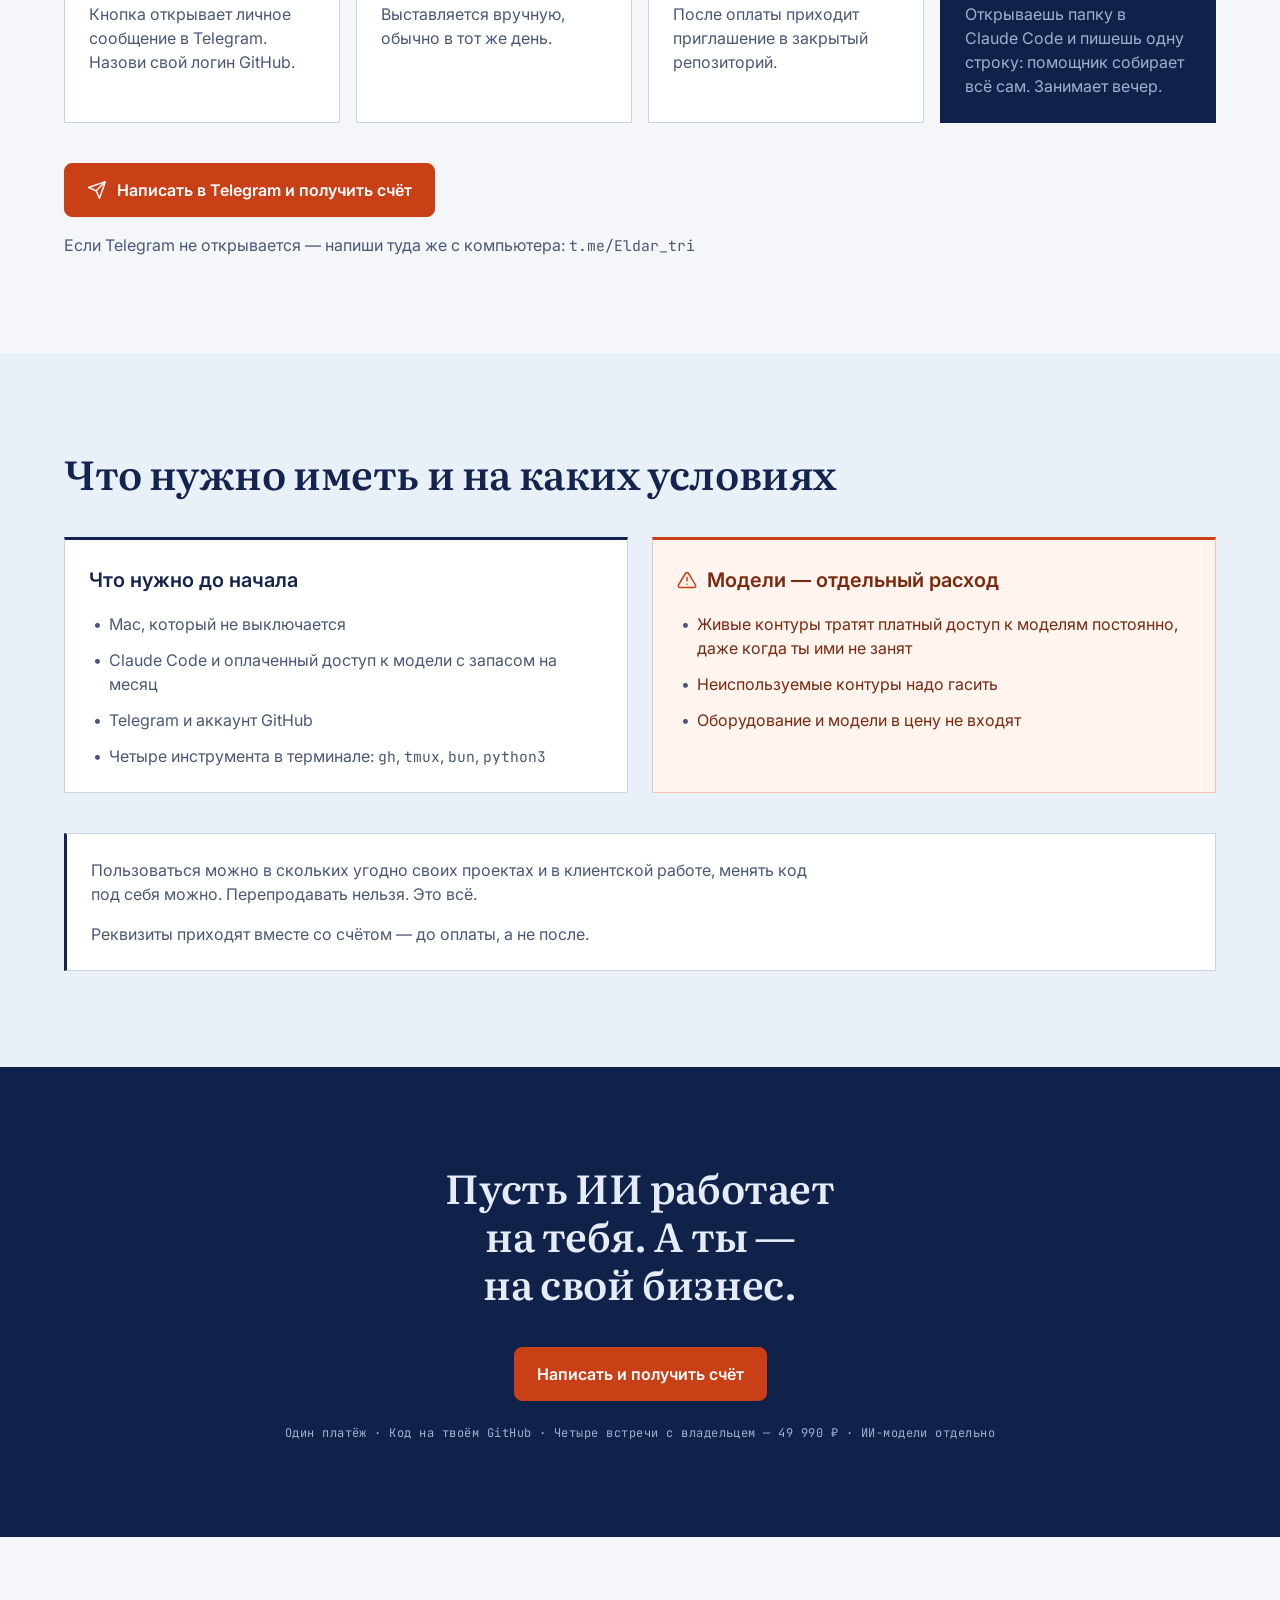
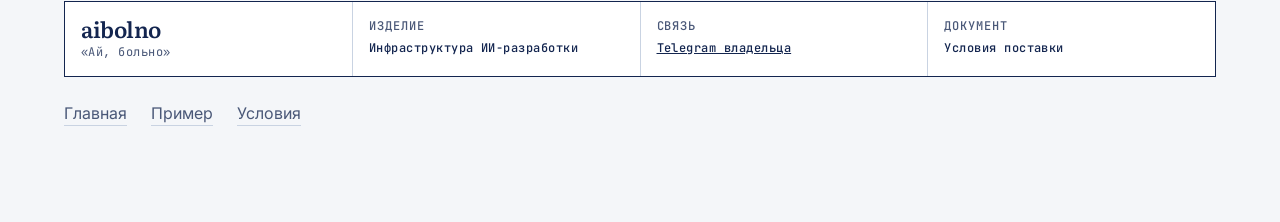
<file: oplata.html>
<!DOCTYPE html>
<html lang="ru">
<head>
<meta charset="utf-8">
<meta name="viewport" content="width=device-width, initial-scale=1">
<title>Купить — aibolno.ru</title>
<meta name="description" content="9 990 ₽, один раз: доступ к закрытому репозиторию на твой логин GitHub, четыре контура и инструкция на 49 страниц. 49 990 ₽ — то же плюс четыре онлайн-встречи с владельцем, по одной в неделю. Счёт выставляется вручную — напиши в Telegram.">
<meta name="theme-color" content="#F4F6F9" media="(prefers-color-scheme: light)">
<meta name="theme-color" content="#0B1530" media="(prefers-color-scheme: dark)">
<link rel="icon" href="favicon.svg" type="image/svg+xml">
<link rel="preconnect" href="https://fonts.googleapis.com">
<link rel="preconnect" href="https://fonts.gstatic.com" crossorigin>
<link href="https://fonts.googleapis.com/css2?family=Inter:wght@400;500;600&family=Literata:opsz,wght@7..72,400;7..72,600&family=JetBrains+Mono:wght@400;500&display=swap" rel="stylesheet">
<link rel="stylesheet" href="design/tokens.css">
<link rel="stylesheet" href="styles.css">
<!-- Yandex.Metrika counter -->
<script type="text/javascript">
    (function(m,e,t,r,i,k,a){
        m[i]=m[i]||function(){(m[i].a=m[i].a||[]).push(arguments)};
        m[i].l=1*new Date();
        for (var j = 0; j < document.scripts.length; j++) {if (document.scripts[j].src === r) { return; }}
        k=e.createElement(t),a=e.getElementsByTagName(t)[0],k.async=1,k.src=r,a.parentNode.insertBefore(k,a)
    })(window, document,'script','https://mc.yandex.ru/metrika/tag.js?id=114508606', 'ym');

    ym(114508606, 'init', {ssr:true, webvisor:true, clickmap:true, ecommerce:"dataLayer", referrer: document.referrer, url: location.href, accurateTrackBounce:true, trackLinks:true});
</script>
<noscript><div><img src="https://mc.yandex.ru/watch/114508606" style="position:absolute; left:-9999px;" alt="" /></div></noscript>
<!-- /Yandex.Metrika counter -->
</head>
<body>

<header class="top">
  <div class="wrap">
    <a class="wordmark" href="/">aibolno <small>«ай, больно» — это про ИИ. Не больно, если уметь им пользоваться.</small></a>
    <nav>
      <a href="index.html#ustroystvo">Как устроено</a>
      <a href="index.html#dokazano">Чем доказано</a>
      <a href="metod.html">Пример</a>
      <a href="oplata.html" aria-current="page">Цена</a>
    </nav>
  </div>
</header>

<main>

<section class="sheet">
  <div class="wrap">
    <a class="page__back" href="/">
      <svg viewBox="0 0 24 24" fill="none" stroke="currentColor" stroke-width="1.75" stroke-linecap="round" stroke-linejoin="round" aria-hidden="true"><path d="M5 12h14"/><path d="m13 6 6 6-6 6"/></svg>
      На главную</a>

    <div class="spec">
      <div>
        <p class="eyebrow">Один платёж, без подписки</p>
        <h1>9 990 ₽, один раз</h1>
        <p class="lead" style="margin-top:var(--space-3)">Исходный код целиком на твой логин GitHub, четыре контура с Telegram-ботом и инструкция на 49 страниц. Это не обучение: ты отдаёшь файл своему ИИ, и он разворачивает инфраструктуру по шагам.</p>
        <p class="claim"><b>Для сравнения.</b> Один IT-специалист — медианные 191 000 ₽ в месяц (Хабр Карьера, первое полугодие 2026). Один продукт в студии — от 150 000 ₽. Здесь 9 990 ₽ один раз, и команда остаётся у тебя навсегда.</p>
        <div class="btns" style="margin-top:var(--space-4)">
          <a class="btn btn--accent" href="https://t.me/Eldar_tri">
            <svg viewBox="0 0 24 24" fill="none" stroke="currentColor" stroke-width="1.75" stroke-linecap="round" stroke-linejoin="round" aria-hidden="true"><path d="m22 2-7 20-4-9-9-4Z"/><path d="M22 2 11 13"/></svg>
            Написать и получить счёт</a>
        </div>
      </div>

      <div class="price">
        <p class="price__label">Стоимость комплекта</p>
        <p class="price__sum">9 990 ₽</p>
        <p>Разово. Без подписки. Код остаётся у тебя.</p>
        <div class="price__how">
          <b>Оплата идёт через разговор, а не через кнопку.</b>
          <p>Платёжной системы на сайте нет намеренно: на другом конце живой человек, а не форма.</p>
        </div>
      </div>
    </div>

    <div class="tier">
      <div>
        <p class="tier__n">Второй вариант · если нужен не только комплект</p>
        <h3>Четыре встречи с владельцем — 49&nbsp;990&nbsp;₽</h3>
        <p>Всё то же, что за 9&nbsp;990&nbsp;₽, плюс <b>четыре онлайн-звонка, по одному в неделю</b>. На них — любые вопросы: и про саму разработку, и про то, стоит ли вообще браться за этот продукт.</p>
      </div>
      <a class="btn btn--accent" href="https://t.me/Eldar_tri">
        <svg viewBox="0 0 24 24" fill="none" stroke="currentColor" stroke-width="1.75" stroke-linecap="round" stroke-linejoin="round" aria-hidden="true"><path d="m22 2-7 20-4-9-9-4Z"/><path d="M22 2 11 13"/></svg>
        Обсудить встречи</a>
    </div>

    <div class="box" style="margin-top:var(--space-4)">
      <h3><svg viewBox="0 0 24 24" fill="none" stroke="currentColor" stroke-width="1.75" stroke-linecap="round" stroke-linejoin="round" aria-hidden="true"><path d="M3 21V9l9-6 9 6v12"/><path d="M9 21v-7h6v7"/></svg>Что останется у тебя после этих 9&nbsp;990&nbsp;₽</h3>
      <ul>
        <li><b>Инфраструктура.</b> Четыре контура и бот работают дальше сами — без абонентской платы и без права кого-то их отключить.</li>
        <li><b>Код.</b> Лежит на твоём GitHub. Сервис может закрыться, подписка — кончиться; твой репозиторий — нет.</li>
        <li><b>Умение.</b> Ты видишь, как это собрано, и повторяешь на следующем продукте генератором из комплекта. Второй проект стоит уже ноль.</li>
      </ul>
      <p style="margin-top:var(--space-2)">Поэтому это не расход на очередной сервис, а вложение в то, что ты умеешь делать сам.</p>
    </div>
  </div>
</section>

<section class="sheet">
  <div class="wrap">
    <h2 style="margin-bottom:var(--space-5)">Как купить</h2>

    <div class="steps">
      <article class="step"><p class="step__n">01</p><h3>Пишешь</h3><p>Кнопка открывает личное сообщение в Telegram. Назови свой логин GitHub.</p></article>
      <article class="step"><p class="step__n">02</p><h3>Получаешь счёт</h3><p>Выставляется вручную, обычно в тот же день.</p></article>
      <article class="step"><p class="step__n">03</p><h3>Платишь</h3><p>После оплаты приходит приглашение в закрытый репозиторий.</p></article>
      <article class="step step--last"><p class="step__n">04</p><h3>Разворачиваешь</h3><p>Открываешь папку в Claude&nbsp;Code и пишешь одну строку: помощник собирает всё сам. Занимает вечер.</p></article>
    </div>

    <div class="btns" style="margin-top:var(--space-4)">
      <a class="btn btn--accent" href="https://t.me/Eldar_tri">
        <svg viewBox="0 0 24 24" fill="none" stroke="currentColor" stroke-width="1.75" stroke-linecap="round" stroke-linejoin="round" aria-hidden="true"><path d="m22 2-7 20-4-9-9-4Z"/><path d="M22 2 11 13"/></svg>
        Написать в Telegram и получить счёт</a>
    </div>
    <p class="note" style="margin-top:var(--space-2)">Если Telegram не открывается — напиши туда же с компьютера: <code>t.me/Eldar_tri</code></p>
  </div>
</section>

<section class="sheet sheet--soft" id="usloviya">
  <div class="wrap">
    <h2 style="margin-bottom:var(--space-4)">Что нужно иметь и на каких условиях</h2>

    <div class="boxes">
      <div class="box">
        <h3>Что нужно до начала</h3>
        <ul>
          <li>Mac, который не выключается</li>
          <li>Claude&nbsp;Code и оплаченный доступ к модели с запасом на месяц</li>
          <li>Telegram и аккаунт GitHub</li>
          <li>Четыре инструмента в терминале: <code>gh</code>, <code>tmux</code>, <code>bun</code>, <code>python3</code></li>
        </ul>
      </div>
      <div class="box box--warn">
        <h3><svg viewBox="0 0 24 24" fill="none" stroke="currentColor" stroke-width="1.75" stroke-linecap="round" stroke-linejoin="round" aria-hidden="true"><path d="M12 9v4"/><path d="M12 17h.01"/><path d="M10.3 3.9 1.8 18a2 2 0 0 0 1.7 3h17a2 2 0 0 0 1.7-3L13.7 3.9a2 2 0 0 0-3.4 0z"/></svg>Модели — отдельный расход</h3>
        <ul>
          <li>Живые контуры тратят платный доступ к моделям постоянно, даже когда ты ими не занят</li>
          <li>Неиспользуемые контуры надо гасить</li>
          <li>Оборудование и модели в цену не входят</li>
        </ul>
      </div>
    </div>

    <div class="terms" style="margin-top:var(--space-4)">
      <p>Пользоваться можно в скольких угодно своих проектах и в клиентской работе, менять код под себя можно. Перепродавать нельзя. Это всё.</p>
      <p>Реквизиты приходят вместе со счётом — до оплаты, а не после.</p>
    </div>
  </div>
</section>

<section class="final">
  <div class="wrap">
    <h2>Пусть ИИ работает на тебя. А ты — на свой бизнес.</h2>
    <div class="btns">
      <a class="btn btn--accent" href="https://t.me/Eldar_tri">Написать и получить счёт</a>
    </div>
    <p class="final__fine">Один платёж · Код на твоём GitHub · Четыре встречи с владельцем — 49&nbsp;990&nbsp;₽ · ИИ-модели отдельно</p>
  </div>
</section>

</main>

<footer>
  <div class="wrap">
    <div class="stampline">
      <div>
        <span class="wordmark">aibolno</span>
        <small>«Ай, больно»</small>
      </div>
      <div><dt>Изделие</dt><dd>Инфраструктура ИИ-разработки</dd></div>
      <div><dt>Связь</dt><dd><a href="https://t.me/Eldar_tri">Telegram владельца</a></dd></div>
      <div><dt>Документ</dt><dd>Условия поставки</dd></div>
    </div>
    <nav class="footlinks">
      <a href="/">Главная</a>
      <a href="metod.html">Пример</a>
      <a href="#usloviya">Условия</a>
    </nav>
  </div>
</footer>

</body>
</html>
</file>
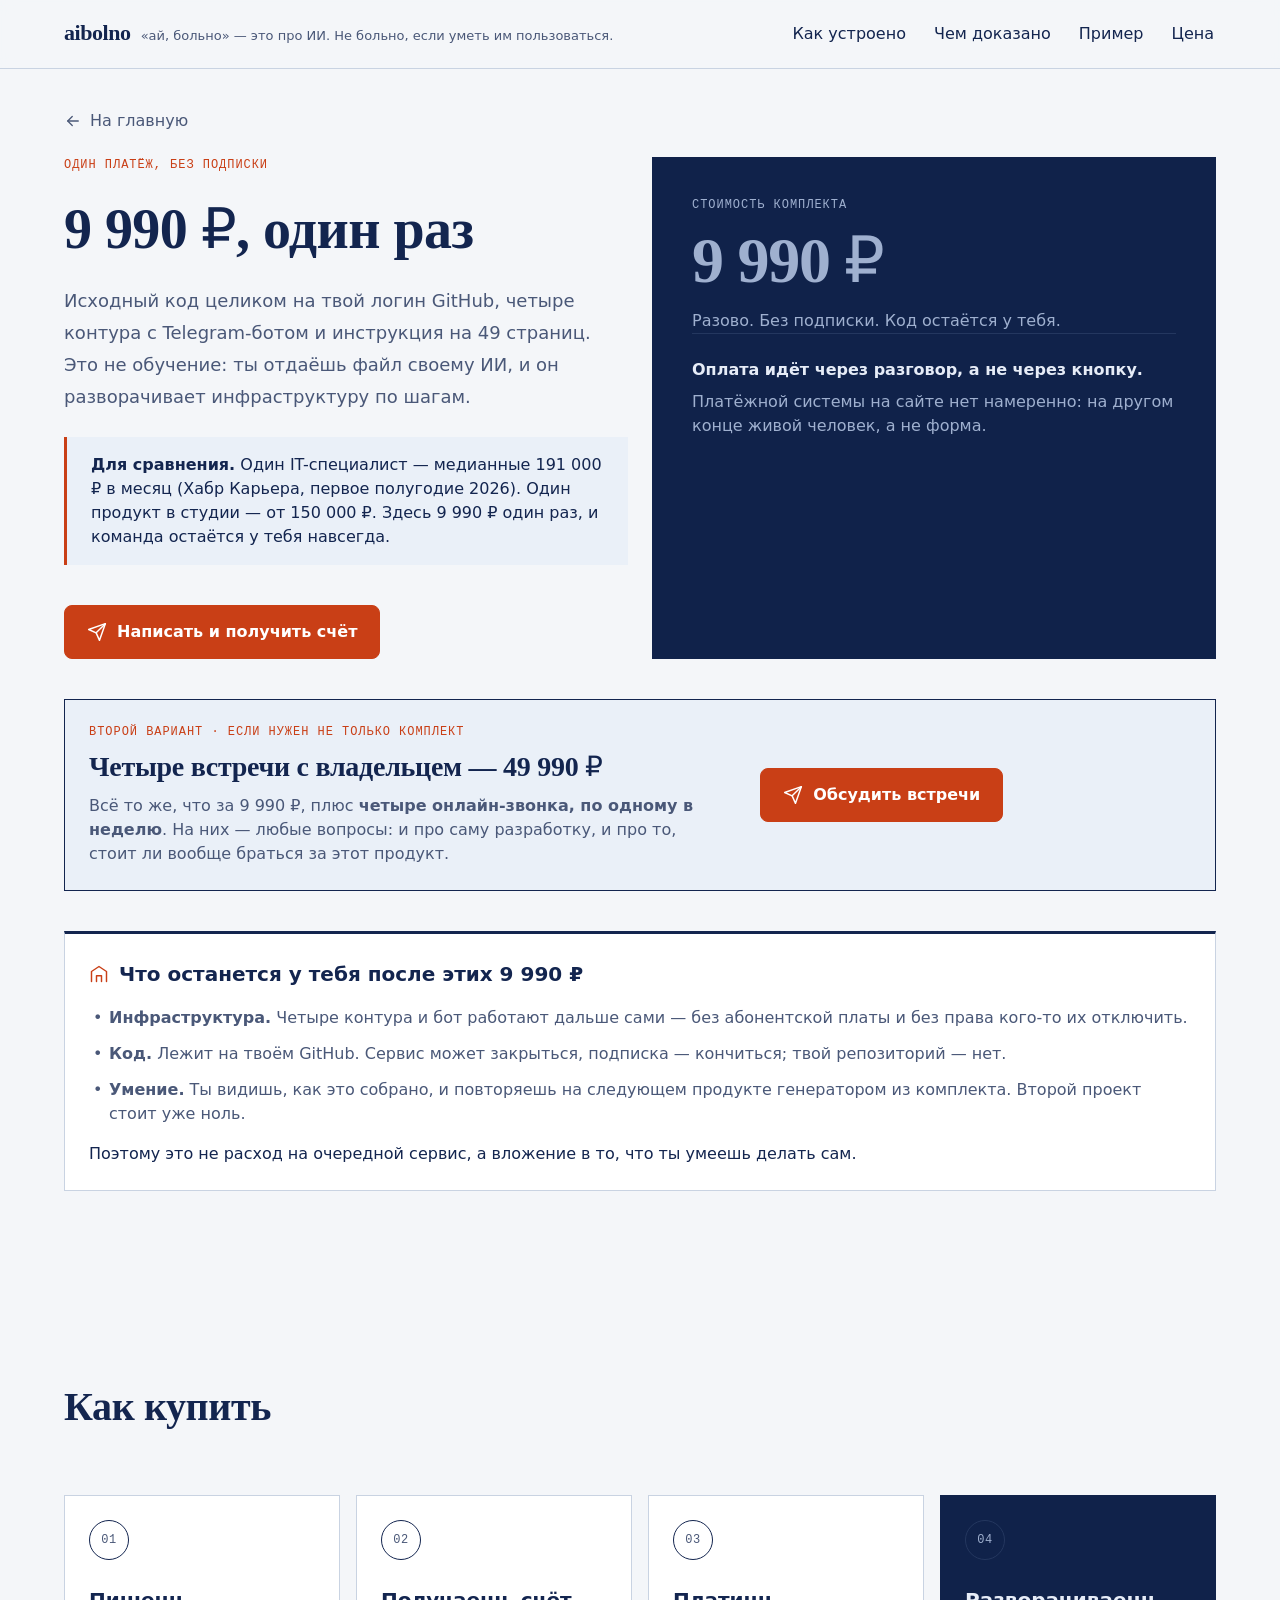
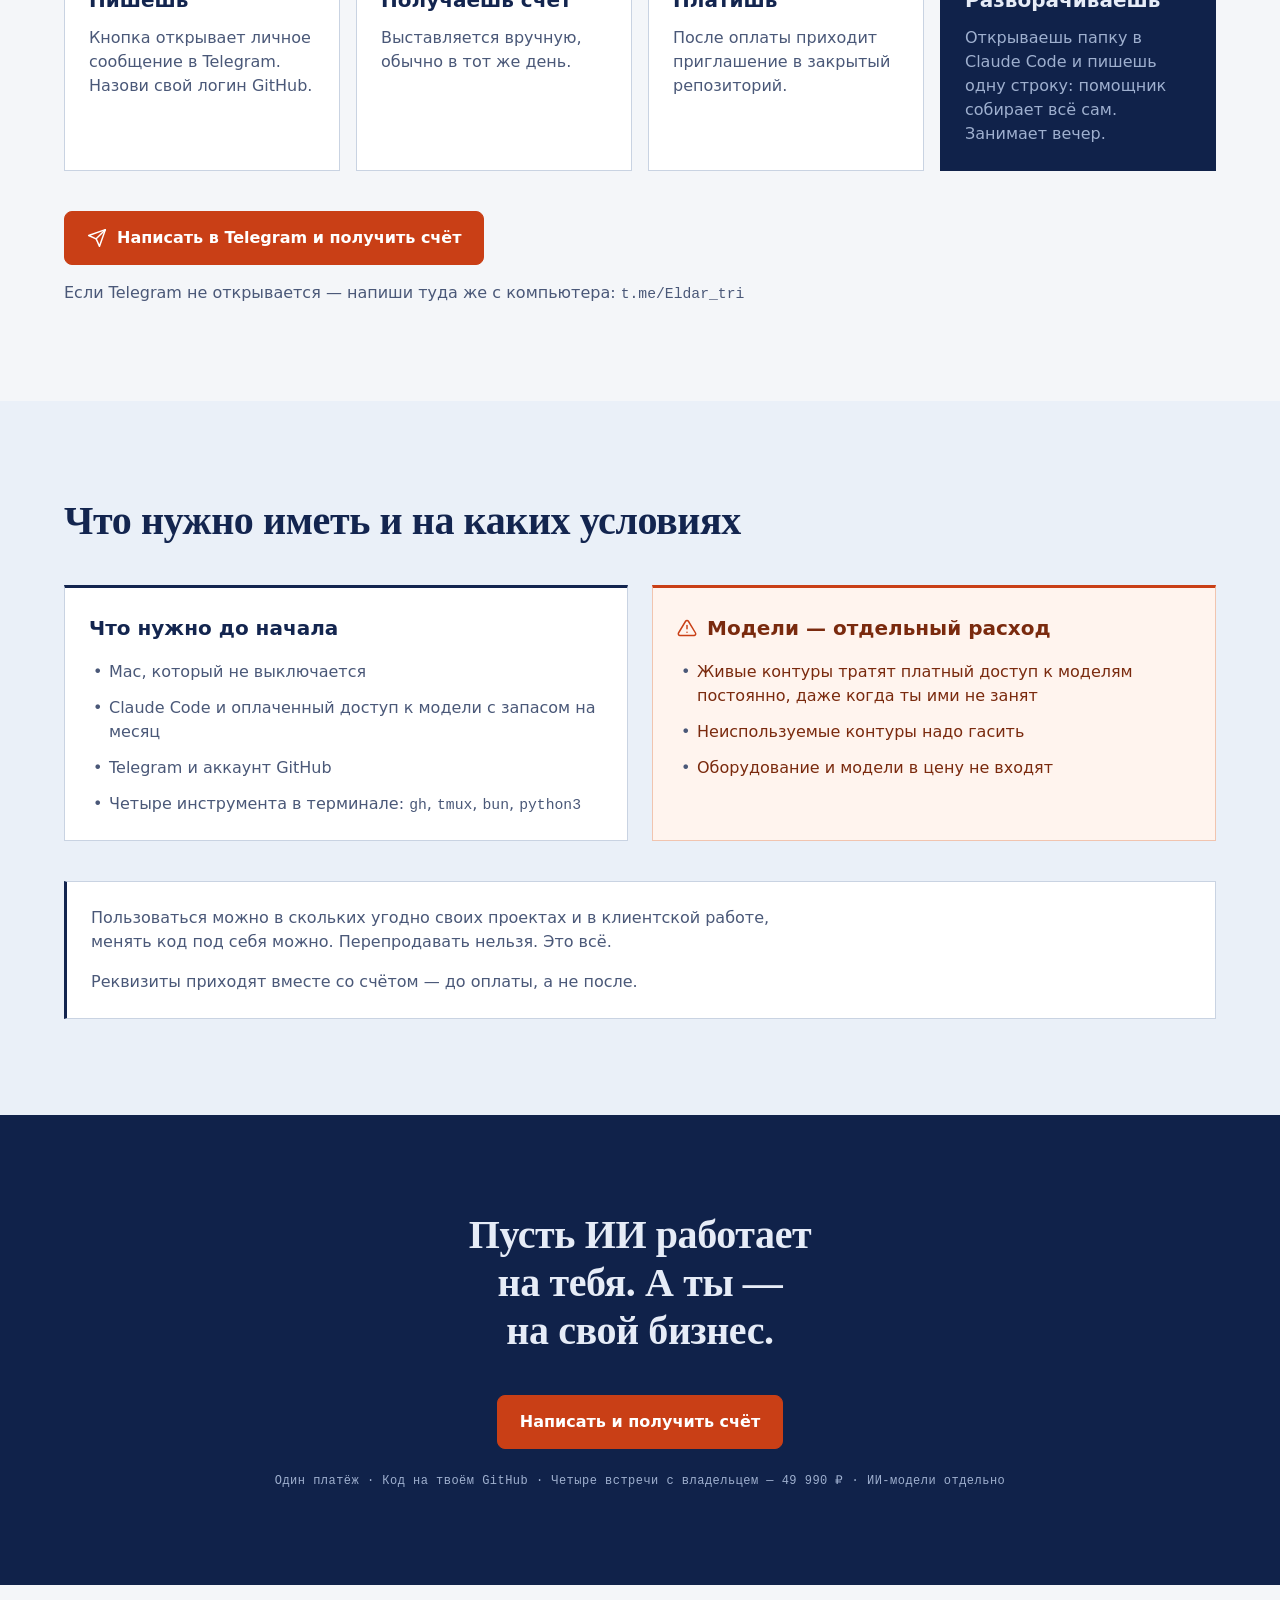
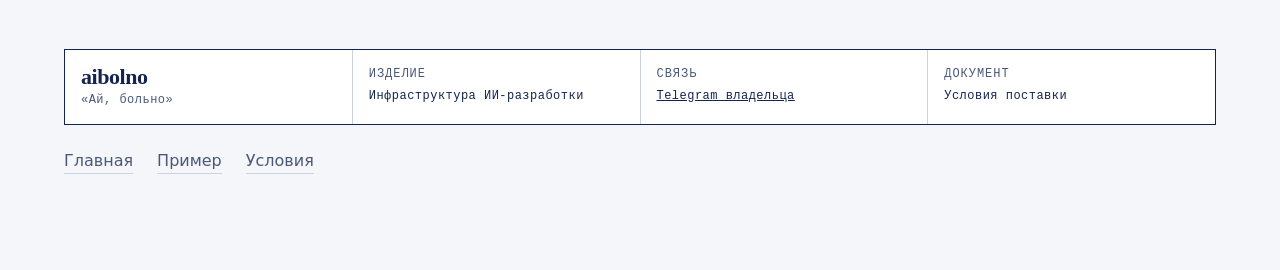
<file: sostav.html>
<!DOCTYPE html>
<html lang="ru">
<head>
<meta charset="utf-8">
<meta name="viewport" content="width=device-width, initial-scale=1">
<title>Что входит — aibolno.ru</title>
<meta name="description" content="Состав комплекта и условия переехали на страницу покупки.">
<meta name="robots" content="noindex">
<link rel="canonical" href="https://aibolno.ru/oplata.html">
<meta http-equiv="refresh" content="0; url=oplata.html">
<meta name="theme-color" content="#F4F6F9" media="(prefers-color-scheme: light)">
<meta name="theme-color" content="#0B1530" media="(prefers-color-scheme: dark)">
<link rel="icon" href="favicon.svg" type="image/svg+xml">
<link rel="preconnect" href="https://fonts.googleapis.com">
<link rel="preconnect" href="https://fonts.gstatic.com" crossorigin>
<link href="https://fonts.googleapis.com/css2?family=Inter:wght@400;500;600&family=Literata:opsz,wght@7..72,400;7..72,600&family=JetBrains+Mono:wght@400;500&display=swap" rel="stylesheet">
<link rel="stylesheet" href="design/tokens.css">
<link rel="stylesheet" href="styles.css">
<!-- Yandex.Metrika counter -->
<script type="text/javascript">
    (function(m,e,t,r,i,k,a){
        m[i]=m[i]||function(){(m[i].a=m[i].a||[]).push(arguments)};
        m[i].l=1*new Date();
        for (var j = 0; j < document.scripts.length; j++) {if (document.scripts[j].src === r) { return; }}
        k=e.createElement(t),a=e.getElementsByTagName(t)[0],k.async=1,k.src=r,a.parentNode.insertBefore(k,a)
    })(window, document,'script','https://mc.yandex.ru/metrika/tag.js?id=114508606', 'ym');

    ym(114508606, 'init', {ssr:true, webvisor:true, clickmap:true, ecommerce:"dataLayer", referrer: document.referrer, url: location.href, accurateTrackBounce:true, trackLinks:true});
</script>
<noscript><div><img src="https://mc.yandex.ru/watch/114508606" style="position:absolute; left:-9999px;" alt="" /></div></noscript>
<!-- /Yandex.Metrika counter -->
</head>
<body>

<main>
<section class="sheet">
  <div class="wrap">
    <h1>Страница переехала</h1>
    <p class="lead" style="margin-top:var(--space-3)">Состав комплекта и условия теперь на странице покупки. Сейчас откроется она сама — если нет, нажми кнопку.</p>
    <div class="btns" style="margin-top:var(--space-4)">
      <a class="btn btn--accent" href="oplata.html">Перейти к составу и условиям</a>
      <a class="btn btn--ghost" href="/">На главную</a>
    </div>
  </div>
</section>
</main>

</body>
</html>
</file>
<file: design/tokens.css>
/* aibolno.ru — токены макета 22.11.2026, круг 2.
   Источник: приложение «Токены, шрифты, компоненты» к макетам 1440/390.

   Шкала H1 — 56/64 (моб. 36/40): во втором круге дизайнер уменьшил её, чтобы
   заголовок первого листа влез в свою колонку. Шкала одна на весь сайт.

   --bubble-out, --on-bubble-out, --fail, --fail-label в тёмной теме намеренно
   не переопределяются: все четыре живут только внутри окна переписки, а оно по
   макету тёмное в обеих темах («Тёмное окно — всегда на плашке #10224A»). */

:root{
  /* светлая тема — основная */
  --bg:#F4F6F9; --surface:#FFFFFF; --text:#13254F; --text-2:#4A5878;
  --accent:#C93F16; --accent-hover:#A93410; --accent-press:#8C2B0D; --on-accent:#FFFFFF;
  --plate:#10224A; --plate-2:#1B2F55; --on-plate:#E6ECF7; --on-plate-2:#9FB0CF;
  --line:#C9D3E2; --line-strong:#13254F; --line-plate:#24375F;
  --highlight:#EAF0F8; --bubble-out:#DCE6F7; --on-bubble-out:#13254F;
  --fail:#FF7A50; --fail-label:#FF9C7A;
  --warn-bg:#FFF4EE; --warn-line:#F1C4AF; --warn-text:#7A2A0E;

  --font-display:"Literata",Georgia,serif;
  --font-text:"Inter",system-ui,-apple-system,sans-serif;
  --font-mono:"JetBrains Mono",ui-monospace,SFMono-Regular,monospace;

  --h1:56px/64px; --h1-m:36px/40px; --h2:40px/48px; --h2-m:30px/40px;
  --h3:20px/32px; --lead:18px/32px; --body:16px/24px; --label:12px/16px;
  --label-tracking:.08em;

  --space-1:8px; --space-2:16px; --space-3:24px; --space-4:40px; --space-5:64px; --space-6:96px;
  --radius-btn:8px; --radius-window:16px; --radius-drawing:0;
  --container:1200px; --gutter:24px; --page-margin:120px; --page-margin-m:16px;
  --focus-ring:3px solid var(--accent); --focus-offset:3px;
}

/* тёмная тема: по системной настройке, если человек не выбрал светлую руками */
@media (prefers-color-scheme: dark){
  :root:not([data-theme="light"]){
    --bg:#0B1530; --surface:#10224A; --text:#E6ECF7; --text-2:#9FB0CF;
    --accent:#FF6A3D; --accent-hover:#FF835E; --accent-press:#E5582D; --on-accent:#0B1530;
    --plate:#060D20; --plate-2:#1B2F55; --on-plate:#E6ECF7; --on-plate-2:#9FB0CF;
    --line:#24375F; --line-strong:#9FB0CF; --line-plate:#24375F;
    --highlight:#16294F;
    --warn-bg:#2A1A14; --warn-line:#5A3020; --warn-text:#FFC9B3;
  }
}

/* и по прямому выбору — на случай переключателя или системы, которая врёт */
:root[data-theme="dark"]{
  --bg:#0B1530; --surface:#10224A; --text:#E6ECF7; --text-2:#9FB0CF;
  --accent:#FF6A3D; --accent-hover:#FF835E; --accent-press:#E5582D; --on-accent:#0B1530;
  --plate:#060D20; --plate-2:#1B2F55; --on-plate:#E6ECF7; --on-plate-2:#9FB0CF;
  --line:#24375F; --line-strong:#9FB0CF; --line-plate:#24375F;
  --highlight:#16294F;
  --warn-bg:#2A1A14; --warn-line:#5A3020; --warn-text:#FFC9B3;
}
</file>
<file: styles.css>
/* aibolno.ru — вёрстка по макетам 1440/390 от 22.11.2026 (круг 2).
   Токены — в design/tokens.css, он подключается первым.

   Два дефекта макета сюда намеренно не перенесены:
   1) на листе 1 нижняя кромка серой панели героя резала полосу фактов —
      здесь полоса фактов вынесена из панели, а панель кончается по контенту;
   2) подпись героя упиралась последним знаком в кромку панели — у подписи
      есть внутренний отступ справа. */

/* ---------- основа ---------- */
*,*::before,*::after{box-sizing:border-box}
html{-webkit-text-size-adjust:100%}
body{
  margin:0; background:var(--bg); color:var(--text);
  font:var(--body) var(--font-text); font-synthesis-weight:none;
  -webkit-font-smoothing:antialiased;
}
img,svg{max-width:100%}
a{color:inherit}
h1,h2,h3,p,ul,ol,figure,table{margin:0}
ul{padding:0;list-style:none}

:where(a,button,summary,[tabindex]):focus-visible{
  outline:var(--focus-ring); outline-offset:var(--focus-offset); border-radius:2px;
}

.wrap{max-width:var(--container); margin:0 auto; padding:0 var(--gutter)}
.sr-only{position:absolute;width:1px;height:1px;overflow:hidden;clip-path:inset(50%);white-space:nowrap}

/* ---------- типографика ---------- */
h1,.h1{font:600 var(--h1) var(--font-display); letter-spacing:-.01em; text-wrap:balance}
h2,.h2{font:600 var(--h2) var(--font-display); letter-spacing:-.01em; text-wrap:balance}
h3,.h3{font:600 var(--h3) var(--font-text)}
.lead{font:400 var(--lead) var(--font-text); color:var(--text-2); max-width:62ch}
.note{font:400 var(--body) var(--font-text); color:var(--text-2)}
.mono{font:500 var(--label) var(--font-mono); letter-spacing:var(--label-tracking); text-transform:uppercase}
b,strong{font-weight:600}
code{font:400 .92em/1.4 var(--font-mono)}

/* ---------- шапка ---------- */
.top{
  position:sticky; top:0; z-index:20;
  background:color-mix(in srgb, var(--bg) 92%, transparent);
  -webkit-backdrop-filter:blur(8px); backdrop-filter:blur(8px);
  border-bottom:1px solid var(--line);
}
.top .wrap{display:flex; align-items:center; gap:var(--space-3); min-height:68px}
.wordmark{
  font:600 22px/1 var(--font-display); letter-spacing:-.02em;
  text-decoration:none; display:flex; align-items:baseline; gap:10px; white-space:nowrap;
}
.wordmark small{font:400 13px/1.4 var(--font-text); letter-spacing:0; color:var(--text-2); text-transform:none; white-space:normal; max-width:64ch}
.top nav{display:flex; gap:var(--space-3); margin-left:auto}
.top nav a{text-decoration:none; font-weight:500; padding:6px 2px; border-bottom:1.5px solid transparent}
.top nav a:hover{border-bottom-color:var(--accent)}

/* ---------- кнопки ---------- */
.btn{
  --btn-bg:transparent; --btn-fg:var(--text); --btn-line:var(--line-strong);
  display:inline-flex; align-items:center; justify-content:center; gap:10px;
  padding:14px 22px; border:1.5px solid var(--btn-line); border-radius:var(--radius-btn);
  background:var(--btn-bg); color:var(--btn-fg);
  font:600 var(--body) var(--font-text); text-decoration:none; cursor:pointer;
  transition:background .15s, border-color .15s, color .15s;
}
.btn svg{flex:none; width:20px; height:20px}
.btn--accent{--btn-bg:var(--accent); --btn-fg:var(--on-accent); --btn-line:var(--accent)}
.btn--accent:hover{--btn-bg:var(--accent-hover); --btn-line:var(--accent-hover)}
.btn--accent:active{--btn-bg:var(--accent-press); --btn-line:var(--accent-press)}
.btn--ghost:hover{--btn-line:var(--accent); --btn-fg:var(--accent)}
/* светлая обводка на плашке: по умолчанию ghost красится в тёмный текст */
.sheet--plate .btn--ghost,.final .btn--ghost,.price .btn--ghost{--btn-fg:var(--on-plate); --btn-line:var(--line-plate)}
.btn--sm{padding:9px 16px; font-size:15px}
.btns{display:flex; flex-wrap:wrap; gap:var(--space-2)}

/* ---------- лист: рамка и шапка листа ---------- */
.sheet{padding:var(--space-6) 0}
/* первый лист страницы начинается выше: наверху незачем держать пустоту */
main > .sheet:first-child{padding-top:var(--space-4)}
.sheet--plate{background:var(--plate); color:var(--on-plate)}
.sheet--plate .lead,.sheet--plate .note{color:var(--on-plate-2)}
.sheet--soft{background:var(--highlight)}
.eyebrow{
  font:500 var(--label) var(--font-mono); letter-spacing:var(--label-tracking);
  text-transform:uppercase; color:var(--accent); margin-bottom:var(--space-3);
}

/* ---------- лист 1: первый экран ---------- */
.hero__grid{display:grid; grid-template-columns:minmax(0,1fr) minmax(0,1fr); gap:var(--space-5); align-items:start}
.hero h1{margin-bottom:var(--space-3)}
.hero .lead{margin-bottom:var(--space-4)}
.hero .btns{flex-direction:column; align-items:flex-start; gap:var(--space-2)}
.claim{margin-top:var(--space-3); padding:var(--space-2) var(--space-3);
  border-left:3px solid var(--accent); background:var(--highlight);
  font:400 var(--body) var(--font-text)}
.claim b{font-weight:600}

/* ---------- состав команды ---------- */
.subhead{margin:var(--space-5) 0 var(--space-3)}
.crew{display:grid; grid-template-columns:repeat(4,1fr); gap:var(--space-2)}
.crew > div{border:1px dashed var(--line-plate); padding:var(--space-2)}
.sheet:not(.sheet--plate) .crew > div{border-color:var(--line)}
.crew__n{font:500 var(--label) var(--font-mono); letter-spacing:var(--label-tracking);
  text-transform:uppercase; color:var(--accent); margin-bottom:10px}
.crew b{display:block; font:600 20px/1.25 var(--font-display); margin-bottom:8px}
.crew p:last-child{font-size:15px; line-height:1.5; color:var(--on-plate-2)}
.sheet:not(.sheet--plate) .crew p:last-child{color:var(--text-2)}
@media (max-width:980px){ .crew{grid-template-columns:repeat(2,1fr)} }
@media (max-width:620px){ .crew{grid-template-columns:1fr} }

/* ---------- яркая ссылка на живой продукт ---------- */
.plug{display:flex; align-items:center; gap:var(--space-3); margin-top:var(--space-5);
  padding:var(--space-3) var(--space-3) var(--space-3) var(--space-4);
  text-decoration:none; color:var(--on-accent); background:var(--accent);
  box-shadow:0 10px 30px rgba(201,63,22,.28); transition:transform .15s, box-shadow .15s}
.plug:hover{transform:translateY(-2px); box-shadow:0 14px 38px rgba(201,63,22,.38)}
.plug__mark{flex:none; font:600 34px/1 var(--font-display); letter-spacing:-.025em; white-space:nowrap}
.plug__mark i{font-style:normal; font-weight:600; opacity:.72; margin-left:4px}
.plug__txt{display:flex; flex-direction:column; gap:4px; font-size:15px; line-height:1.45;
  color:var(--on-accent); opacity:.88; border-left:1px solid rgba(255,255,255,.35); padding-left:var(--space-3)}
.plug__txt b{font-weight:600; font-size:19px; opacity:1}
.plug__go{flex:none; display:inline-flex; align-items:center; gap:8px; margin-left:auto;
  padding:12px 20px; background:var(--on-accent); color:var(--accent);
  font:500 var(--label) var(--font-mono); letter-spacing:var(--label-tracking); text-transform:uppercase}
.plug__go svg{width:18px; height:18px}
@media (max-width:760px){
  .plug{flex-wrap:wrap; gap:var(--space-2); padding:var(--space-3)}
  .plug__mark{font-size:28px}
  .plug__txt{border-left:0; padding-left:0; width:100%}
  .plug__go{margin-left:0}
}
.hero__fine{
  margin-top:var(--space-3); padding-right:var(--space-3);
  font:400 var(--label) var(--font-mono); letter-spacing:.04em; color:var(--text-2);
}
/* панель-подложка окна переписки: кончается по своему контенту, полосы фактов
   не касается (в макете она её резала) */
.hero__panel{background:var(--highlight); padding:var(--space-4); border-radius:var(--radius-drawing)}
.hero__panel-note{
  margin-bottom:var(--space-3); text-align:right;
  font:400 var(--label) var(--font-mono); letter-spacing:.04em; color:var(--text-2);
}

/* ценовой якорь: с чем читатель сравнивает 9 990 ₽. Стоит в первом экране,
   потому что возражение «дорого/зачем» приходит раньше, чем устройство. */
.vs{margin-top:var(--space-5); padding-top:var(--space-3); border-top:1.5px solid var(--line-strong)}
.vs__head{font:500 var(--label) var(--font-mono); letter-spacing:var(--label-tracking);
  text-transform:uppercase; color:var(--text-2)}
.vs__grid{display:grid; grid-template-columns:repeat(3,1fr); gap:var(--space-3); margin-top:var(--space-3)}
.vs__grid > div{padding:var(--space-3); background:var(--surface);
  border:1px solid var(--line); border-top:3px solid var(--line)}
.vs__grid > div.vs__ours{background:var(--highlight); border-color:var(--line); border-top-color:var(--accent)}
.vs b{display:block; font:600 34px/1.1 var(--font-display); letter-spacing:-.01em}
.vs span{display:block; margin-top:10px}
.vs i{display:block; margin-top:12px; font:400 var(--label) var(--font-mono);
  font-style:normal; letter-spacing:.04em; color:var(--text-2)}
.vs__note{margin-top:var(--space-3); color:var(--text-2); max-width:80ch}
.vs__note b{display:inline; font:inherit; font-weight:600; color:var(--text)}

.chips{display:flex; flex-wrap:wrap; align-items:center; gap:var(--space-1); margin-top:var(--space-4)}
.chips__label{
  font:500 var(--label) var(--font-mono); letter-spacing:var(--label-tracking);
  text-transform:uppercase; color:var(--text-2); margin-right:var(--space-1);
}
.chip{padding:8px 16px; border:1px solid var(--line); border-radius:999px; background:var(--surface); color:var(--text-2)}

/* ---------- окно переписки («пульт») ---------- */
.win{
  background:var(--plate); color:var(--on-plate);
  border-radius:var(--radius-window); overflow:hidden;
}
.win__bar{
  display:flex; align-items:center; gap:12px; padding:14px var(--space-2);
  border-bottom:1px solid var(--line-plate);
}
.win__bar svg{flex:none; width:22px; height:22px; color:var(--on-plate-2)}
.win__who{display:flex; flex-direction:column; gap:2px; min-width:0}
.win__who b{font-weight:600}
.win__who span{font-size:13px; color:var(--on-plate-2)}
/* align-items:flex-start — чтобы короткая реплика не растягивалась в пустой
   прямоугольник на всю ширину окна */
.win__body{display:flex; flex-direction:column; align-items:flex-start; gap:12px; padding:var(--space-2)}
.win__day{
  align-self:center; font:500 var(--label) var(--font-mono);
  letter-spacing:var(--label-tracking); color:var(--on-plate-2); padding:4px 0;
}
.msg{
  max-width:84%; padding:12px 14px; border-radius:12px;
  background:var(--plate-2); color:var(--on-plate);
}
.msg time{display:block; margin-top:6px; text-align:right; font:400 var(--label) var(--font-mono); color:var(--on-plate-2)}
.msg--out{align-self:flex-end; background:var(--bubble-out); color:var(--on-bubble-out)}
.msg--out time{color:#5A6B8C}
.msg--fail{border-left:3px solid var(--fail); border-radius:4px 12px 12px 4px}
.msg--fail b,.msg--deny b{
  display:block; margin-bottom:4px; color:var(--fail-label);
  font:500 var(--label) var(--font-mono); letter-spacing:var(--label-tracking); text-transform:uppercase;
}
.msg--late time{color:var(--fail-label)}
.msg__btns{display:flex; gap:var(--space-1); margin-top:10px}
.msg__btns span{padding:6px 12px; border-radius:6px; background:#2C4273; font-size:14px}
.win__sys{
  align-self:center; font:400 var(--label) var(--font-mono);
  letter-spacing:.04em; color:var(--on-plate-2);
}

/* ---------- лист 3: схема работы ---------- */
.flow{border:1px solid var(--line-plate); padding:var(--space-3)}
.flow__in{
  display:flex; align-items:center; justify-content:space-between; gap:var(--space-2);
  padding:16px var(--space-2); border:1px solid var(--line-plate); margin-bottom:var(--space-3);
  font:500 var(--label) var(--font-mono); letter-spacing:var(--label-tracking); text-transform:uppercase;
}
.flow__in svg{width:20px; height:20px; color:var(--accent)}
.flow__steps{display:grid; grid-template-columns:repeat(4,1fr); gap:var(--space-2)}
.flow__steps li{border:1px dashed var(--line-plate); padding:var(--space-2)}
.flow__steps i{display:block; font-style:normal; margin-bottom:10px; font:400 var(--label) var(--font-mono); color:var(--on-plate-2)}
.flow__steps b{display:block; margin-bottom:8px}
.flow__steps p{color:var(--on-plate-2)}
.flow__out{
  display:flex; align-items:center; gap:14px; margin-top:var(--space-2);
  padding:16px var(--space-2); background:var(--bg); color:var(--text); border-left:3px solid var(--accent);
}
.flow__out i{font-style:normal; color:var(--accent); font:500 var(--label) var(--font-mono)}
.flow__out p{color:var(--text-2)}
.flow__out b{margin-right:6px}
.caption{margin-top:var(--space-3); font:400 var(--label) var(--font-mono); letter-spacing:.04em; color:var(--text-2)}
.sheet--plate .caption{color:var(--on-plate-2)}

/* ---------- лист 4: день и пять состояний ---------- */
.split{display:grid; grid-template-columns:minmax(0,1fr) minmax(0,1fr); gap:var(--space-5); align-items:start}
.when{width:100%; border-collapse:collapse}
.when tr{border-bottom:1px solid var(--line)}
.when tr:first-child{border-top:1px solid var(--line)}
.when th{
  width:100px; padding:16px 0; text-align:left; vertical-align:top; color:var(--accent);
  font:500 var(--label) var(--font-mono); letter-spacing:var(--label-tracking); text-transform:uppercase;
}
.when td{padding:16px 0}
.when tr:last-child td{font-weight:600}

.states{display:grid; grid-template-columns:repeat(5,1fr); gap:var(--space-2); margin-top:var(--space-5)}
/* высота карточек состояния — по самой длинной, а не жёстко заданная:
   фиксированные 230px резали пятую реплику */
.states figure{display:flex; flex-direction:column}
.states .win{flex:1; min-height:230px; display:flex; flex-direction:column}
.states .win__body{flex:1; justify-content:flex-end; align-items:stretch; gap:8px}
.states .win__bar{padding:10px 14px; font:400 var(--label) var(--font-mono); letter-spacing:.04em; color:var(--on-plate-2)}
.states .msg{max-width:100%; font-size:15px}
.states figcaption{display:flex; gap:8px; margin-top:12px; font-weight:600}
.states figcaption i{font-style:normal; color:var(--accent); font:500 var(--label)/1.6 var(--font-mono)}

/* ---------- лист 5: ведомость сравнения ---------- */
.table-scroll{overflow-x:auto; -webkit-overflow-scrolling:touch}
.ved{width:100%; border-collapse:collapse; background:var(--surface); min-width:760px}
.ved th,.ved td{padding:16px var(--space-2); text-align:left; border:1px solid var(--line); vertical-align:top}
.ved thead th{
  font:500 var(--label) var(--font-mono); letter-spacing:var(--label-tracking);
  text-transform:uppercase; color:var(--text-2); font-weight:500;
}
.ved tbody th{font-weight:600; width:24%}
.ved td{color:var(--text-2)}
.ved .is-us{background:var(--highlight); color:var(--text); font-weight:600}
.ved thead .is-us{
  background:var(--plate); color:var(--on-plate); border-color:var(--plate);
  font:600 18px/1.2 var(--font-display); letter-spacing:-.01em; text-transform:none;
}
.table-hint{display:none; margin-bottom:var(--space-2); font:400 var(--label) var(--font-mono); letter-spacing:.04em; color:var(--text-2)}

.boxes{display:grid; grid-template-columns:repeat(2,1fr); gap:var(--space-3); margin-top:var(--space-4)}
.box{background:var(--surface); border:1px solid var(--line); border-top:3px solid var(--line-strong); padding:var(--space-3)}
.box--warn{background:var(--warn-bg); border-color:var(--warn-line); border-top-color:var(--accent); color:var(--warn-text)}
.box h3{display:flex; align-items:center; gap:10px; margin-bottom:var(--space-2)}
.box h3 svg{width:20px; height:20px; color:var(--accent)}
.box li{position:relative; padding-left:20px; margin-top:12px; color:var(--text-2)}
.box--warn li{color:var(--warn-text)}
.box li::before{content:"•"; position:absolute; left:4px; color:var(--text-2)}

/* ---------- лист 6: ввод в эксплуатацию ---------- */
.steps{display:grid; grid-template-columns:repeat(4,1fr); gap:var(--space-2)}
.step{background:var(--surface); border:1px solid var(--line); padding:var(--space-3)}
.step__n{
  display:grid; place-items:center; width:40px; height:40px; margin-bottom:var(--space-3);
  border:1px solid var(--line-strong); border-radius:999px;
  font:500 var(--label) var(--font-mono); letter-spacing:.04em;
}
.step h3{margin-bottom:10px}
.step p{color:var(--text-2)}
.step--last{background:var(--plate); color:var(--on-plate); border-color:var(--plate)}
.step--last .step__n{border-color:var(--line-plate)}
.step--last p{color:var(--on-plate-2)}

.req{display:grid; grid-template-columns:minmax(0,1fr) minmax(0,1fr); gap:var(--space-3); margin-top:var(--space-4); align-items:start}
.req table{width:100%; border-collapse:collapse; background:var(--surface); border:1px solid var(--line)}
.req caption{
  padding:16px var(--space-2); text-align:left; border:1px solid var(--line); border-bottom:0;
  font:500 var(--label) var(--font-mono); letter-spacing:var(--label-tracking);
  text-transform:uppercase; color:var(--text-2);
}
.req td{padding:16px var(--space-2); border-top:1px solid var(--line)}
.req td:first-child{width:52px; color:var(--text-2); font:400 var(--label) var(--font-mono)}
.warnbox{
  display:flex; gap:14px; padding:var(--space-3);
  background:var(--warn-bg); border-left:3px solid var(--accent); color:var(--warn-text);
}
.warnbox svg{flex:none; width:22px; height:22px; color:var(--accent)}
.warnbox b{display:block; margin-bottom:8px}

/* ---------- лист 7: бесплатный метод ---------- */
.free{display:grid; grid-template-columns:minmax(0,1fr) minmax(0,1fr); gap:var(--space-5); align-items:start}
.free__list li{display:flex; align-items:center; gap:14px; padding:16px 0; border-bottom:1px solid var(--line)}
.free__list li:first-child{border-top:1px solid var(--line)}
.free__list svg{flex:none; width:22px; height:22px; color:var(--text-2)}
.free .btn{margin-top:var(--space-3)}
.kit{width:100%; border-collapse:collapse; border:1px solid var(--line); background:var(--surface)}
/* шапка ведомости — строкой thead, а не caption: caption с display:flex
   сжимался по содержимому и не доходил до правой кромки таблицы */
.kit thead th{
  padding:16px var(--space-2); text-align:left; border-bottom:1px solid var(--line);
  font:500 var(--label) var(--font-mono); letter-spacing:var(--label-tracking);
  text-transform:uppercase; color:var(--text-2); font-weight:500;
}
.kit thead th:last-child{text-align:right}
.kit td{padding:16px var(--space-2); border-top:1px solid var(--line)}
.kit td:last-child{text-align:right; color:var(--text-2); font:500 var(--label) var(--font-mono); letter-spacing:var(--label-tracking); text-transform:uppercase}
.kit tr.is-off td{color:var(--text-2)}
.kit tr.is-on td:last-child{color:var(--accent)}

/* ---------- лист 8: чем доказано ---------- */
/* subgrid: подписи трёх отметок стоят на одной линии, даже когда заголовок переносится */
.marks{display:grid; grid-template-columns:repeat(3,1fr); grid-template-rows:auto auto auto; gap:var(--space-3); margin-top:var(--space-4); padding-top:var(--space-4); border-top:1px solid var(--line-plate)}
.marks > div{display:grid; grid-template-rows:subgrid; grid-row:span 3; row-gap:0}
.marks svg{width:24px; height:24px; color:var(--on-plate-2); margin-bottom:12px}
.marks b{display:block; margin-bottom:6px}
.marks span{color:var(--on-plate-2)}
/* лист «Чем доказано» — светлый, а правила выше писались под тёмную плашку:
   на нём --on-plate-2 даёт контраст около 2:1 и подписи не читаются */
.sheet:not(.sheet--plate) .marks{border-top-color:var(--line)}
.sheet:not(.sheet--plate) .marks svg,
.sheet:not(.sheet--plate) .marks span{color:var(--text-2)}

/* ---------- лист 9: спецификация, цена, вопросы ---------- */
.spec{display:grid; grid-template-columns:minmax(0,1fr) minmax(0,1fr); gap:var(--space-3); align-items:start}
.spec table{width:100%; border-collapse:collapse; background:var(--surface); border:1px solid var(--line-strong)}
.spec thead th{
  padding:16px var(--space-2); text-align:left; border-bottom:1px solid var(--line-strong);
  font:500 var(--label) var(--font-mono); letter-spacing:var(--label-tracking);
  text-transform:uppercase; color:var(--text-2); font-weight:500;
}
.spec thead th:last-child,.spec tbody td:last-child{text-align:right}
.spec tbody td{padding:14px var(--space-2); border-top:1px solid var(--line)}
.spec tbody td:first-child{width:60px; color:var(--text-2); font:400 var(--label) var(--font-mono)}
.spec tbody td:last-child{font:500 var(--label) var(--font-mono); letter-spacing:var(--label-tracking); white-space:nowrap}
/* подвал спецификации: у штампа ОТК своя ячейка — в первом круге он лежал
   поверх колонки «Кол.» и закрывал величины */
.spec tfoot td{
  padding:var(--space-2); border-top:1px solid var(--line-strong); border-right:1px solid var(--line);
  vertical-align:middle; color:var(--text-2);
  font:500 var(--label) var(--font-mono); letter-spacing:var(--label-tracking); text-transform:uppercase;
}
.spec tfoot td:last-child{border-right:0; width:124px; text-align:center}
.stamp{display:inline-grid; place-items:center; width:88px; height:88px; color:var(--accent)}
.stamp svg{width:88px; height:88px}

.price{background:var(--plate); color:var(--on-plate); padding:var(--space-4); height:100%}
.price__label{font:500 var(--label) var(--font-mono); letter-spacing:var(--label-tracking); text-transform:uppercase; color:var(--on-plate-2)}
.price__sum{margin:var(--space-2) 0; font:600 64px/1 var(--font-display); letter-spacing:-.02em}
.price p{color:var(--on-plate-2)}
.price .btn{width:100%; margin:var(--space-3) 0}
.price__how{padding-top:var(--space-3); border-top:1px solid var(--line-plate)}
.price__how b{display:block; margin-bottom:8px}

.tier{display:flex; align-items:center; gap:var(--space-4); margin-top:var(--space-4);
  padding:var(--space-3); border:1px solid var(--line-strong); background:var(--highlight)}
.tier__n{font:500 var(--label) var(--font-mono); letter-spacing:var(--label-tracking);
  text-transform:uppercase; color:var(--accent); margin-bottom:10px}
.tier h3{font:600 28px/1.2 var(--font-display); letter-spacing:-.01em; margin-bottom:10px}
.tier p:last-child{color:var(--text-2); max-width:62ch}
.tier .btn{flex:none}
@media (max-width:760px){
  .tier{flex-direction:column; align-items:stretch; gap:var(--space-3)}
  .tier h3{font-size:24px}
  .tier .btn{justify-content:center}
}

.faq{display:grid; grid-template-columns:minmax(0,1fr) minmax(0,1.6fr); gap:var(--space-5); margin-top:var(--space-6); align-items:start}
.faq__list{border-top:1px solid var(--line-strong)}
.faq details{border-bottom:1px solid var(--line)}
.faq summary{
  display:flex; align-items:center; justify-content:space-between; gap:var(--space-2);
  padding:20px 0; font-weight:600; cursor:pointer; list-style:none;
}
.faq summary::-webkit-details-marker{display:none}
.faq summary::after{content:"+"; color:var(--accent); font:500 20px/1 var(--font-mono)}
.faq details[open] summary::after{content:"×"; font-size:24px}
.faq p{padding:0 0 20px; color:var(--text-2); max-width:70ch}

/* ---------- финал и подвал ---------- */
.final{background:var(--plate); color:var(--on-plate); padding:var(--space-6) 0; text-align:center}
.final h2{max-width:20ch; margin:0 auto var(--space-4)}
.final .lead,.final .note{color:var(--on-plate-2)}
.final .btns{justify-content:center}
.final__fine{margin-top:var(--space-3); font:400 var(--label) var(--font-mono); letter-spacing:.04em; color:var(--on-plate-2)}

footer{padding:var(--space-5) 0 var(--space-6)}
/* ячеек бывает три и четыре — делим поровну по факту, иначе на главной
   оставалась пустая четверть */
.stampline{display:flex; flex-wrap:wrap; border:1px solid var(--line-strong); background:var(--surface)}
.stampline > div{flex:1 1 0; min-width:0; padding:var(--space-2); border-right:1px solid var(--line)}
.stampline div:last-child{border-right:0}
.stampline dt{
  font:500 var(--label) var(--font-mono); letter-spacing:var(--label-tracking);
  text-transform:uppercase; color:var(--text-2); margin-bottom:6px;
}
.stampline dd{margin:0; font:500 var(--label) var(--font-mono); letter-spacing:.04em}
.stampline .wordmark{display:block; margin-bottom:4px}
.stampline small{display:block; font:400 var(--label) var(--font-mono); color:var(--text-2); letter-spacing:.04em}
.footlinks{display:flex; flex-wrap:wrap; gap:var(--space-3); margin-top:var(--space-3); color:var(--text-2)}
.footlinks a{text-decoration:none; border-bottom:1px solid var(--line)}
.footlinks a:hover{border-bottom-color:var(--accent)}

/* ---------- внутренние страницы ---------- */
.page{padding:var(--space-5) 0 var(--space-6)}
.page h1{margin-bottom:var(--space-3)}
.page h2{font:600 var(--h3) var(--font-text); margin:var(--space-4) 0 var(--space-2)}
.page p{margin-bottom:var(--space-2); color:var(--text-2); max-width:72ch}
.page p b,.page p strong{color:var(--text)}
.page ul{margin-bottom:var(--space-2)}
.page li{position:relative; padding-left:20px; margin-top:10px; color:var(--text-2)}
.page li::before{content:"•"; position:absolute; left:4px}
.page__back{display:inline-flex; align-items:center; gap:8px; margin-bottom:var(--space-3); text-decoration:none; color:var(--text-2)}
.page__back svg{width:18px; height:18px; transform:rotate(180deg)}
.page__back:hover{color:var(--accent)}

/* ---------- внутренние страницы: разделы и схемы ---------- */
.parts{display:grid; gap:var(--space-5)}
.part{
  display:grid; grid-template-columns:minmax(0,1fr) minmax(0,1fr);
  gap:var(--space-4); align-items:start;
  padding-top:var(--space-4); border-top:1px solid var(--line);
}
.part--wide{grid-template-columns:minmax(0,1fr)}
.part h3{font:600 var(--h3) var(--font-text); margin-bottom:var(--space-2)}
.part p{color:var(--text-2); margin-bottom:var(--space-2); max-width:62ch}
.part p:last-child{margin-bottom:0}
.part figure{margin:0}
.part figcaption{margin-top:12px; font:400 var(--label) var(--font-mono); letter-spacing:.04em; color:var(--text-2)}

/* общая рамка схемы: та же чертёжная рамка, что у таблиц */
/* min-width:0 — без него схема как элемент сетки не сжимается уже своего
   min-content, и терминал с white-space:pre вылезает за край экрана */
.scheme{min-width:0; background:var(--surface); border:1px solid var(--line-strong)}
.part > *{min-width:0}
.scheme__head{
  padding:12px var(--space-2); border-bottom:1px solid var(--line);
  font:500 var(--label) var(--font-mono); letter-spacing:var(--label-tracking);
  text-transform:uppercase; color:var(--text-2);
}
.scheme__note{
  padding:12px var(--space-2); border-top:1px dashed var(--line);
  font:400 var(--label) var(--font-mono); letter-spacing:.04em; color:var(--text-2);
}
.scheme .win{border-radius:0}
/* подсказка про боковую прокрутку нужна только там, где строка не влезла */
.scheme__note.is-hint{display:none}

.iso div{padding:14px var(--space-2); border-top:1px solid var(--line)}
.iso div:first-child{border-top:0}
.iso b{display:block; margin-bottom:4px}
.iso span{font:400 var(--label) var(--font-mono); letter-spacing:.04em; color:var(--text-2)}

.roles{display:grid; grid-template-columns:repeat(2,1fr)}
.roles div{
  display:flex; justify-content:space-between; align-items:baseline; gap:var(--space-1);
  padding:12px var(--space-2); border-top:1px solid var(--line); border-right:1px solid var(--line);
}
.roles div:nth-child(2n){border-right:0}
.roles i{font-style:normal; white-space:nowrap; font:400 var(--label) var(--font-mono); letter-spacing:.04em; color:var(--text-2)}
.roles i.is-strong{color:var(--accent)}

.term{
  margin:0; padding:var(--space-2); background:var(--plate); color:var(--on-plate);
  font:400 13px/1.7 var(--font-mono); white-space:pre; overflow-x:auto;
}
.term .dim{color:var(--on-plate-2)}
.term .stop{color:var(--fail-label)}

.toc{display:grid; grid-template-columns:repeat(2,1fr)}
.toc div{
  display:flex; gap:12px; padding:10px var(--space-2); color:var(--text-2);
  border-top:1px solid var(--line); border-right:1px solid var(--line);
}
.toc div:nth-child(2n){border-right:0}
.toc em{font-style:normal; min-width:18px; font:400 var(--label) var(--font-mono); color:var(--text-2)}
.toc .is-app{color:var(--text); font-weight:500}

.terms{background:var(--surface); border:1px solid var(--line); border-left:3px solid var(--line-strong); padding:var(--space-3)}
.terms p{color:var(--text-2); max-width:72ch}
.terms p + p{margin-top:var(--space-2)}

.steps--3{grid-template-columns:repeat(3,1fr)}
.msg--deny{border-left:3px solid var(--fail); border-radius:4px 12px 12px 4px}
.msg--note{
  align-self:center; max-width:100%; text-align:center; font-size:14px;
  background:transparent; border:1px dashed var(--line-plate); color:var(--on-plate-2);
}
.tg__list li{margin-top:6px}
.tg__list li:first-child{margin-top:0}

/* ---------- 1024 ---------- */
@media (max-width:1024px){
  :root{--h1:44px/52px; --h2:32px/40px}
  .hero__grid,.split,.free,.spec,.faq,.req{grid-template-columns:minmax(0,1fr); gap:var(--space-4)}
  /* в одну колонку схема чата длинная и отодвигает ценовой якорь далеко вниз —
     переставляем якорь выше схемы, не трогая порядок в разметке */
  .hero .wrap{display:flex; flex-direction:column}
  .hero__grid{display:contents}
  .vs{order:2; margin-top:var(--space-4)}
  .hero__panel{order:3; margin-top:var(--space-4)}
  .flow__steps,.states,.steps{grid-template-columns:repeat(2,1fr)}
  .vs__grid{grid-template-columns:repeat(2,1fr)}
  .states .win{height:auto; min-height:180px}
  .price{height:auto}
  .sheet{padding:var(--space-5) 0}
  .part{grid-template-columns:minmax(0,1fr); gap:var(--space-3)}
  .steps--3{grid-template-columns:repeat(2,1fr)}
}

/* ---------- 640 ---------- */
@media (max-width:640px){
  :root{--h1:var(--h1-m); --h2:var(--h2-m); --gutter:var(--page-margin-m)}
  .top .wrap{min-height:60px; gap:10px}
  /* на телефоне меню не помещается, но шапка не должна остаться без действия:
     из четырёх пунктов оставляем последний — «Цена» */
  .top nav{gap:0}
  .top nav a{display:none}
  .top nav a:last-child{display:inline; white-space:nowrap}
  .wordmark{font-size:21px}
  .wordmark{flex-direction:column; align-items:flex-start; gap:1px; line-height:1.15}
  .wordmark small{font-size:11px; line-height:1.3; max-width:32ch}
  /* имя с подписью на телефоне встаёт в две строки — цены в шапке больше нет */
  main > .sheet:first-child{padding-top:var(--space-3)}
  /* строка условий под кнопками моноширинным с трекингом читалась как
     служебная надпись — на телефоне обычным текстом */
  .hero__fine,.final__fine{font-family:var(--font-text); font-size:13px;
    letter-spacing:0; line-height:1.5; padding-right:0}
  .flow__steps,.states,.steps,.steps--3,.boxes,.vs__grid,.marks,.roles,.toc{grid-template-columns:minmax(0,1fr)}
  .stampline{flex-direction:column}
  .roles div,.toc div{border-right:0}
  .vs__grid b{font-size:30px}
  .stampline div{border-right:0; border-bottom:1px solid var(--line)}
  .stampline div:last-child{border-bottom:0}
  .hero__panel{padding:var(--space-2)}
  /* карточки состояний стоят в столбик — равнять их по высоте больше не надо */
  .states .win{min-height:0}
  .hero .btns .btn{width:100%}
  .table-hint{display:block}
  /* самая длинная строка терминала — 63 знака, на 390 она не влезает ни при каком
     читаемом кегле: поджимаем шрифт и поля, а остаток честно листается вбок */
  .term{font-size:11px; padding:12px}
  .scheme__note.is-hint{display:block}
  .price__sum{font-size:48px}
  /* блочная ячейка подвала заводила собственную анонимную колонку и распирала
     спецификацию за край экрана — на узком держим её обычной ячейкой таблицы
     и поджимаем поля */
  .spec thead th,.spec tbody td,.spec tfoot td{padding-left:12px; padding-right:12px}
  .spec tfoot td:last-child{width:96px}
  .stamp,.stamp svg{width:72px; height:72px}
  .final h2{text-align:left}
  .final .btns{justify-content:stretch}
  .final .btn{width:100%}
}

/* ---------- печать и бережный режим ---------- */
@media (prefers-reduced-motion:reduce){*{transition:none!important; animation:none!important}}
</file>
